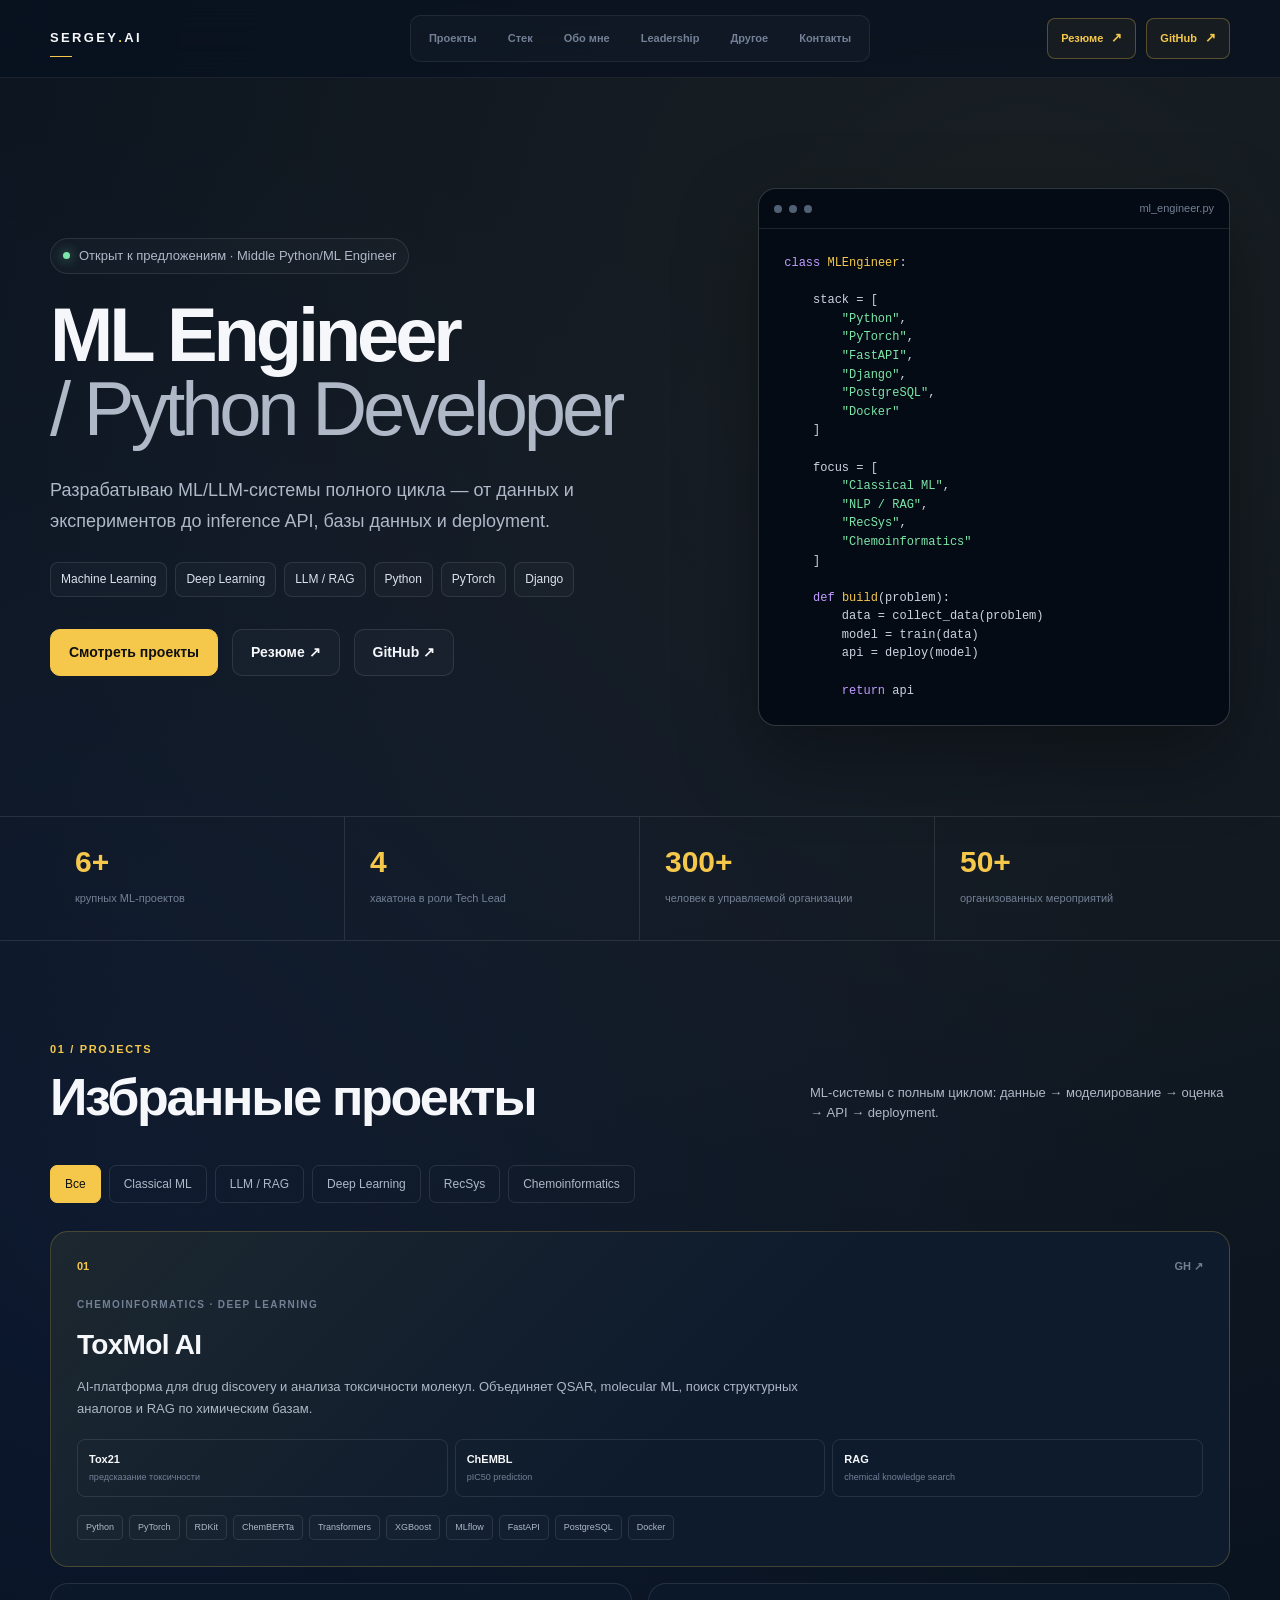
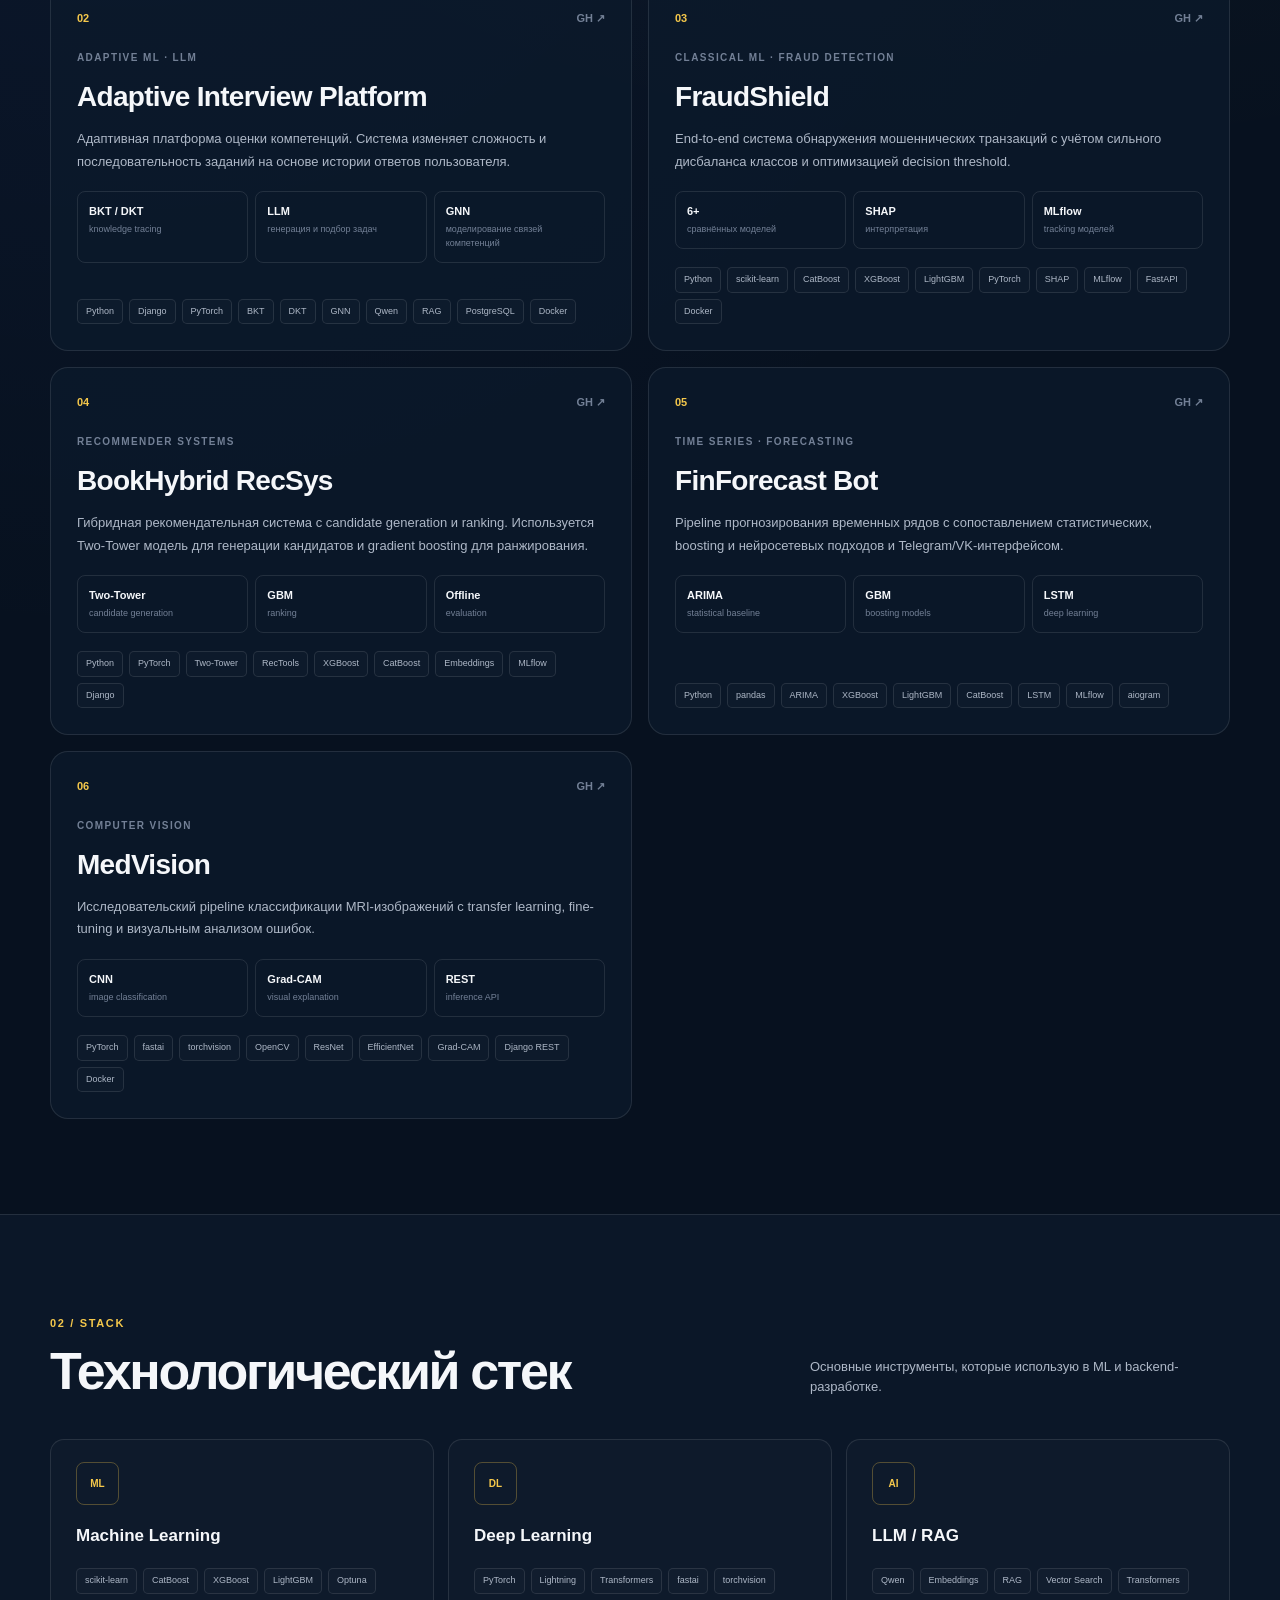
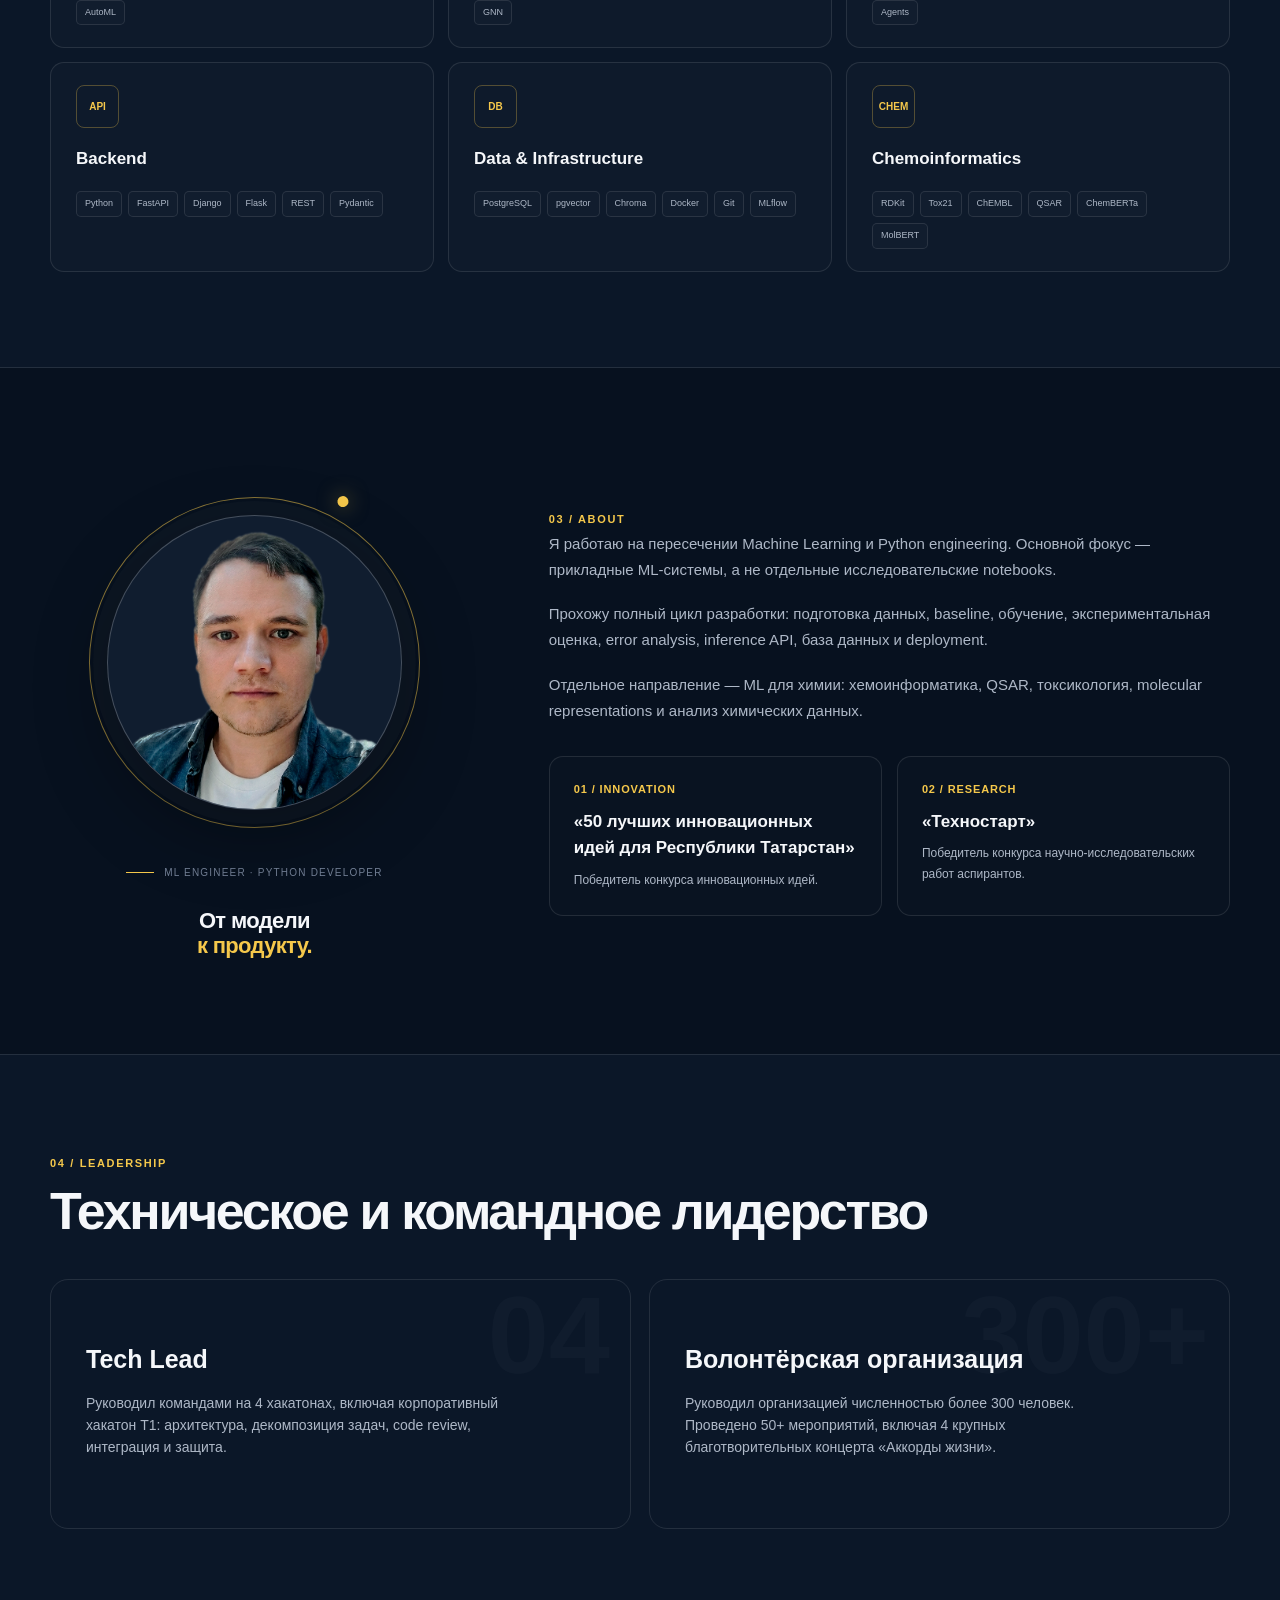
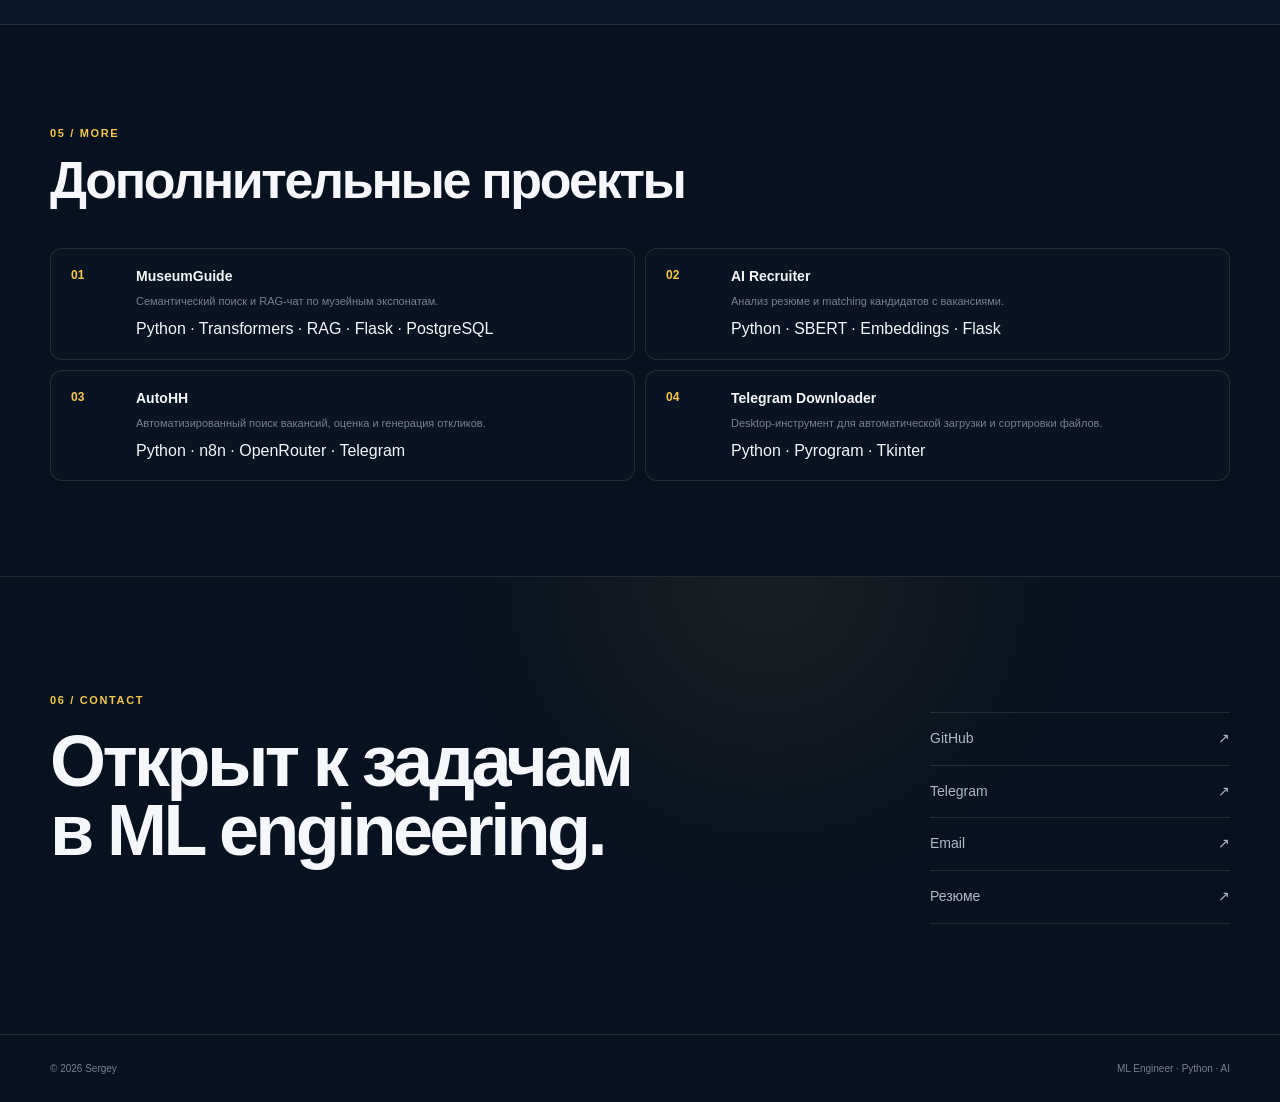
<file: Index.html>
<!DOCTYPE html>
<html lang="ru">
<head>
    <meta charset="UTF-8">
    <meta name="viewport" content="width=device-width, initial-scale=1.0">

    <title>Servgri — ML Engineer / Python Developer</title>
    <meta
        name="description"
        content="Портфолио ML Engineer / Python Developer. Machine Learning, LLM, RAG, рекомендательные системы, хемоинформатика."
    >

    <link rel="stylesheet" href="styles.css">

    <script>
        document.addEventListener("DOMContentLoaded", () => {
            const filterButtons = document.querySelectorAll(".filter-btn");
            const cards = document.querySelectorAll(".project-card");

            filterButtons.forEach(button => {
                button.addEventListener("click", () => {
                    filterButtons.forEach(btn => btn.classList.remove("active"));
                    button.classList.add("active");

                    const filter = button.dataset.filter;

                    cards.forEach(card => {
                        const categories = card.dataset.category.split(" ");

                        if (filter === "all" || categories.includes(filter)) {
                            card.style.display = "";
                        } else {
                            card.style.display = "none";
                        }
                    });
                });
            });
        });
    </script>
</head>

<body>

<header class="header">
    <div class="container nav">

        <a href="#top" class="logo">
            SERGEY<span>.</span>AI
        </a>

        <nav class="nav-links" id="main-nav">
            <a href="#projects">Проекты</a>
            <a href="#stack">Стек</a>
            <a href="#about">Обо мне</a>
            <a href="#leadership">Leadership</a>
            <a href="#more">Другое</a>
            <a href="#contact">Контакты</a>

        </nav>

        <div class="nav-actions">

            <a
                href="resume.html"
                class="nav-github"
            >
                <span>Резюме</span>
                <span class="arrow">↗</span>
            </a>

            <a
                href="https://github.com/servgri"
                target="_blank"
                rel="noopener"
                class="nav-github"
            >
                <span>GitHub</span>
                <span class="arrow">↗</span>
            </a>

            <button
                class="nav-menu"
                id="nav-menu"
                aria-label="Открыть меню"
                aria-expanded="false"
            >
                <span></span>
                <span></span>
                <span></span>
            </button>

        </div>

    </div>
</header>


<main>

    <!-- HERO -->

    <section class="hero" id="hero">
        <div class="container hero-grid">

            <div class="hero-content">

                <div class="status">
                    <span class="status-dot"></span>
                    Открыт к предложениям · Middle Python/ML Engineer
                </div>

                <h1>
                    ML Engineer
                    <span>/ Python Developer</span>
                </h1>

                <p class="hero-description">
                    Разрабатываю ML/LLM-системы полного цикла —
                    от данных и экспериментов до inference API,
                    базы данных и deployment.
                </p>

                <div class="hero-tags">
                    <span>Machine Learning</span>
                    <span>Deep Learning</span>
                    <span>LLM / RAG</span>
                    <span>Python</span>
                    <span>PyTorch</span>
		    <span>Django</span>
                </div>

                <div class="hero-actions">
                    <a href="#projects" class="btn btn-primary">
                        Смотреть проекты
                    </a>

                    <a
                        href="resume.html"
                        class="btn btn-secondary"
                    >
                        Резюме ↗
                    </a>

                    <a
                        href="https://github.com/servgri"
                        class="btn btn-secondary"
                        target="_blank"
                        rel="noopener"
                    >
                        GitHub ↗
                    </a>
                </div>

            </div>

            <div class="hero-terminal">

                <div class="terminal-header">
                    <span></span>
                    <span></span>
                    <span></span>
                    <div>ml_engineer.py</div>
                </div>

                <div class="terminal-body">

<pre><code><span class="code-purple">class</span> <span class="code-yellow">MLEngineer</span>:

    stack = [
        <span class="code-green">"Python"</span>,
        <span class="code-green">"PyTorch"</span>,
        <span class="code-green">"FastAPI"</span>,
        <span class="code-green">"Django"</span>,
        <span class="code-green">"PostgreSQL"</span>,
        <span class="code-green">"Docker"</span>
    ]

    focus = [
        <span class="code-green">"Classical ML"</span>,
        <span class="code-green">"NLP / RAG"</span>,
        <span class="code-green">"RecSys"</span>,
        <span class="code-green">"Chemoinformatics"</span>
    ]

    <span class="code-purple">def</span> <span class="code-yellow">build</span>(problem):
        data = collect_data(problem)
        model = train(data)
        api = deploy(model)

        <span class="code-purple">return</span> api</code></pre>

                </div>
            </div>

        </div>
    </section>


    <!-- STATS -->

    <section class="stats">
        <div class="container stats-grid">

            <div class="stat">
                <strong>6+</strong>
                <span>крупных ML-проектов</span>
            </div>

            <div class="stat">
                <strong>4</strong>
                <span>хакатона в роли Tech Lead</span>
            </div>

            <div class="stat">
                <strong>300+</strong>
                <span>человек в управляемой организации</span>
            </div>

            <div class="stat">
                <strong>50+</strong>
                <span>организованных мероприятий</span>
            </div>

        </div>
    </section>


    <!-- PROJECTS -->

    <section class="section" id="projects">

        <div class="container">

            <div class="section-heading">
                <div>
                    <span class="section-label">01 / PROJECTS</span>

                    <h2>
                        Избранные проекты
                    </h2>
                </div>

                <p>
                    ML-системы с полным циклом:
                    данные → моделирование → оценка → API → deployment.
                </p>
            </div>


            <div class="filters">

                <button class="filter-btn active" data-filter="all">
                    Все
                </button>

                <button class="filter-btn" data-filter="ml">
                    Classical ML
                </button>

                <button class="filter-btn" data-filter="llm">
                    LLM / RAG
                </button>

                <button class="filter-btn" data-filter="dl">
                    Deep Learning
                </button>

                <button class="filter-btn" data-filter="rec">
                    RecSys
                </button>

                <button class="filter-btn" data-filter="chem">
                    Chemoinformatics
                </button>

            </div>


            <div class="projects-grid">


                <!-- TOXMOL -->

                <article
                    class="project-card featured"
                    data-category="ml dl llm chem"
                >

                    <div class="project-top">
                        <span class="project-number">01</span>

                        <div class="project-links">
                            <a href="https://github.com/servgri/toxmol" target="_blank" rel="noopener" aria-label="GitHub">GH ↗</a>
                        </div>
                    </div>

                    <div class="project-category">
                        CHEMOINFORMATICS · DEEP LEARNING
                    </div>

                    <h3>ToxMol AI</h3>

                    <p>
                        AI-платформа для drug discovery и анализа
                        токсичности молекул. Объединяет QSAR,
                        molecular ML, поиск структурных аналогов
                        и RAG по химическим базам.
                    </p>

                    <div class="project-highlights">
                        <div>
                            <strong>Tox21</strong>
                            <span>предсказание токсичности</span>
                        </div>

                        <div>
                            <strong>ChEMBL</strong>
                            <span>pIC50 prediction</span>
                        </div>

                        <div>
                            <strong>RAG</strong>
                            <span>chemical knowledge search</span>
                        </div>
                    </div>

                    <div class="tech-stack">
                        <span>Python</span>
                        <span>PyTorch</span>
                        <span>RDKit</span>
                        <span>ChemBERTa</span>
                        <span>Transformers</span>
                        <span>XGBoost</span>
                        <span>MLflow</span>
                        <span>FastAPI</span>
                        <span>PostgreSQL</span>
                        <span>Docker</span>
                    </div>

                </article>


                <!-- INTERVIEW -->

                <article
                    class="project-card"
                    data-category="ml dl llm"
                >

                    <div class="project-top">
                        <span class="project-number">02</span>

                        <div class="project-links">
                            <a href="https://github.com/servgri/adaptive_interview" target="_blank" rel="noopener">GH ↗</a>
                        </div>
                    </div>

                    <div class="project-category">
                        ADAPTIVE ML · LLM
                    </div>

                    <h3>Adaptive Interview Platform</h3>

                    <p>
                        Адаптивная платформа оценки компетенций.
                        Система изменяет сложность и последовательность
                        заданий на основе истории ответов пользователя.
                    </p>

                    <div class="project-highlights">

                        <div>
                            <strong>BKT / DKT</strong>
                            <span>knowledge tracing</span>
                        </div>

                        <div>
                            <strong>LLM</strong>
                            <span>генерация и подбор задач</span>
                        </div>

                        <div>
                            <strong>GNN</strong>
                            <span>моделирование связей компетенций</span>
                        </div>

                    </div>

                    <div class="tech-stack">
                        <span>Python</span>
                        <span>Django</span>
                        <span>PyTorch</span>
                        <span>BKT</span>
                        <span>DKT</span>
                        <span>GNN</span>
                        <span>Qwen</span>
                        <span>RAG</span>
                        <span>PostgreSQL</span>
                        <span>Docker</span>
                    </div>

                </article>


                <!-- FRAUD -->

                <article
                    class="project-card"
                    data-category="ml dl"
                >

                    <div class="project-top">
                        <span class="project-number">03</span>

                        <div class="project-links">
                            <a href="https://github.com/servgri/FraudShield" target="_blank" rel="noopener">GH ↗</a>
                        </div>
                    </div>

                    <div class="project-category">
                        CLASSICAL ML · FRAUD DETECTION
                    </div>

                    <h3>FraudShield</h3>

                    <p>
                        End-to-end система обнаружения мошеннических
                        транзакций с учётом сильного дисбаланса классов
                        и оптимизацией decision threshold.
                    </p>

                    <div class="project-highlights">

                        <div>
                            <strong>6+</strong>
                            <span>сравнённых моделей</span>
                        </div>

                        <div>
                            <strong>SHAP</strong>
                            <span>интерпретация</span>
                        </div>

                        <div>
                            <strong>MLflow</strong>
                            <span>tracking моделей</span>
                        </div>

                    </div>

                    <div class="tech-stack">
                        <span>Python</span>
                        <span>scikit-learn</span>
                        <span>CatBoost</span>
                        <span>XGBoost</span>
                        <span>LightGBM</span>
                        <span>PyTorch</span>
                        <span>SHAP</span>
                        <span>MLflow</span>
                        <span>FastAPI</span>
                        <span>Docker</span>
                    </div>

                </article>


                <!-- RECSYS -->

                <article
                    class="project-card"
                    data-category="rec ml dl"
                >

                    <div class="project-top">
                        <span class="project-number">04</span>

                        <div class="project-links">
                            <a href="https://github.com/servgri/book_rec_sys" target="_blank" rel="noopener">GH ↗</a>
                        </div>
                    </div>

                    <div class="project-category">
                        RECOMMENDER SYSTEMS
                    </div>

                    <h3>BookHybrid RecSys</h3>

                    <p>
                        Гибридная рекомендательная система с
                        candidate generation и ranking. Используется
                        Two-Tower модель для генерации кандидатов
                        и gradient boosting для ранжирования.
                    </p>

                    <div class="project-highlights">

                        <div>
                            <strong>Two-Tower</strong>
                            <span>candidate generation</span>
                        </div>

                        <div>
                            <strong>GBM</strong>
                            <span>ranking</span>
                        </div>

                        <div>
                            <strong>Offline</strong>
                            <span>evaluation</span>
                        </div>

                    </div>

                    <div class="tech-stack">
                        <span>Python</span>
                        <span>PyTorch</span>
                        <span>Two-Tower</span>
                        <span>RecTools</span>
                        <span>XGBoost</span>
                        <span>CatBoost</span>
                        <span>Embeddings</span>
                        <span>MLflow</span>
                        <span>Django</span>
                    </div>

                </article>


                <!-- FORECAST -->

                <article
                    class="project-card"
                    data-category="ml dl"
                >

                    <div class="project-top">
                        <span class="project-number">05</span>

                        <div class="project-links">
                            <a href="https://github.com/servgri/forecast_bot" target="_blank" rel="noopener">GH ↗</a>
                        </div>
                    </div>

                    <div class="project-category">
                        TIME SERIES · FORECASTING
                    </div>

                    <h3>FinForecast Bot</h3>

                    <p>
                        Pipeline прогнозирования временных рядов
                        с сопоставлением статистических, boosting
                        и нейросетевых подходов и Telegram/VK-интерфейсом.
                    </p>

                    <div class="project-highlights">

                        <div>
                            <strong>ARIMA</strong>
                            <span>statistical baseline</span>
                        </div>

                        <div>
                            <strong>GBM</strong>
                            <span>boosting models</span>
                        </div>

                        <div>
                            <strong>LSTM</strong>
                            <span>deep learning</span>
                        </div>

                    </div>

                    <div class="tech-stack">
                        <span>Python</span>
                        <span>pandas</span>
                        <span>ARIMA</span>
                        <span>XGBoost</span>
                        <span>LightGBM</span>
                        <span>CatBoost</span>
                        <span>LSTM</span>
                        <span>MLflow</span>
                        <span>aiogram</span>
                    </div>

                </article>


                <!-- MEDVISION -->

                <article
                    class="project-card"
                    data-category="dl"
                >

                    <div class="project-top">
                        <span class="project-number">06</span>

                        <div class="project-links">
                            <a href="https://github.com/servgri/medcv" target="_blank" rel="noopener">GH ↗</a>
                        </div>
                    </div>

                    <div class="project-category">
                        COMPUTER VISION
                    </div>

                    <h3>MedVision</h3>

                    <p>
                        Исследовательский pipeline классификации
                        MRI-изображений с transfer learning,
                        fine-tuning и визуальным анализом ошибок.
                    </p>

                    <div class="project-highlights">

                        <div>
                            <strong>CNN</strong>
                            <span>image classification</span>
                        </div>

                        <div>
                            <strong>Grad-CAM</strong>
                            <span>visual explanation</span>
                        </div>

                        <div>
                            <strong>REST</strong>
                            <span>inference API</span>
                        </div>

                    </div>

                    <div class="tech-stack">
                        <span>PyTorch</span>
                        <span>fastai</span>
                        <span>torchvision</span>
                        <span>OpenCV</span>
                        <span>ResNet</span>
                        <span>EfficientNet</span>
                        <span>Grad-CAM</span>
                        <span>Django REST</span>
                        <span>Docker</span>
                    </div>

                </article>

            </div>

        </div>

    </section>


    <!-- STACK -->

    <section class="section section-dark" id="stack">

        <div class="container">

            <div class="section-heading">
                <div>
                    <span class="section-label">02 / STACK</span>
                    <h2>Технологический стек</h2>
                </div>

                <p>
                    Основные инструменты, которые использую
                    в ML и backend-разработке.
                </p>
            </div>


            <div class="stack-grid">

                <div class="stack-card">
                    <div class="stack-icon">ML</div>

                    <h3>Machine Learning</h3>

                    <div class="tech-stack">
                        <span>scikit-learn</span>
                        <span>CatBoost</span>
                        <span>XGBoost</span>
                        <span>LightGBM</span>
                        <span>Optuna</span>
                        <span>AutoML</span>
                    </div>
                </div>


                <div class="stack-card">
                    <div class="stack-icon">DL</div>

                    <h3>Deep Learning</h3>

                    <div class="tech-stack">
                        <span>PyTorch</span>
                        <span>Lightning</span>
                        <span>Transformers</span>
                        <span>fastai</span>
                        <span>torchvision</span>
                        <span>GNN</span>
                    </div>
                </div>


                <div class="stack-card">
                    <div class="stack-icon">AI</div>

                    <h3>LLM / RAG</h3>

                    <div class="tech-stack">
                        <span>Qwen</span>
                        <span>Embeddings</span>
                        <span>RAG</span>
                        <span>Vector Search</span>
                        <span>Transformers</span>
                        <span>Agents</span>
                    </div>
                </div>


                <div class="stack-card">
                    <div class="stack-icon">API</div>

                    <h3>Backend</h3>

                    <div class="tech-stack">
                        <span>Python</span>
                        <span>FastAPI</span>
                        <span>Django</span>
                        <span>Flask</span>
                        <span>REST</span>
                        <span>Pydantic</span>
                    </div>
                </div>


                <div class="stack-card">
                    <div class="stack-icon">DB</div>

                    <h3>Data & Infrastructure</h3>

                    <div class="tech-stack">
                        <span>PostgreSQL</span>
                        <span>pgvector</span>
                        <span>Chroma</span>
                        <span>Docker</span>
                        <span>Git</span>
                        <span>MLflow</span>
                    </div>
                </div>


                <div class="stack-card">
                    <div class="stack-icon">CHEM</div>

                    <h3>Chemoinformatics</h3>

                    <div class="tech-stack">
                        <span>RDKit</span>
                        <span>Tox21</span>
                        <span>ChEMBL</span>
                        <span>QSAR</span>
                        <span>ChemBERTa</span>
                        <span>MolBERT</span>
                    </div>
                </div>

            </div>

        </div>

    </section>


    <!-- ABOUT --> <section class="section" id="about">
    <div class="container about-grid">
        <!-- PHOTO --> <div class="about-photo-column">
    <div class="photo-frame">
        <div class="photo-accent"></div>

        <div class="photo-circle">
            <img src="assets/avatar.png" alt="Сергей">
        </div>
    </div>

    <div class="photo-caption">
        <span class="caption-line"></span>
        <span>ML Engineer · Python Developer</span>
    </div>

    <div class="photo-slogan">
        От модели<br>
        <span>к продукту.</span>
    </div>
</div>
    <!-- TEXT -->
    <div class="about-text"> <span class="section-label">03 / ABOUT</span> <p> Я работаю на пересечении Machine Learning и Python engineering. Основной фокус — прикладные ML-системы, а не отдельные исследовательские notebooks. </p> <p> Прохожу полный цикл разработки: подготовка данных, baseline, обучение, экспериментальная оценка, error analysis, inference API, база данных и deployment. </p> <p> Отдельное направление — ML для химии: хемоинформатика, QSAR, токсикология, molecular representations и анализ химических данных. </p> <div class="achievements">

    <article class="achievement-card">
        <div class="achievement-num">01 / INNOVATION</div>

        <h3>
            «50 лучших инновационных идей
            для Республики Татарстан»
        </h3>

        <p>
            Победитель конкурса инновационных идей.
        </p>
    </article>

    <article class="achievement-card">
        <div class="achievement-num">02 / RESEARCH</div>

        <h3>«Техностарт»</h3>

        <p>
            Победитель конкурса научно-исследовательских
            работ аспирантов.
        </p>
    </article>

</div>
</section>

    <!-- LEADERSHIP -->

    <section class="section section-dark" id="leadership">

        <div class="container">

            <div class="section-heading">

                <div>
                    <span class="section-label">04 / LEADERSHIP</span>
                    <h2>Техническое и командное лидерство</h2>
                </div>

            </div>


            <div class="leadership-grid">

                <div class="leadership-card">

                    <span class="large-number">04</span>

                    <h3>Tech Lead</h3>

                    <p>
                        Руководил командами на 4 хакатонах,
                        включая корпоративный хакатон Т1:
                        архитектура, декомпозиция задач,
                        code review, интеграция и защита.
                    </p>

                </div>


                <div class="leadership-card">

                    <span class="large-number">300+</span>

                    <h3>Волонтёрская организация</h3>

                    <p>
                        Руководил организацией численностью
                        более 300 человек. Проведено 50+ мероприятий,
                        включая 4 крупных благотворительных концерта
                        «Аккорды жизни».
                    </p>

                </div>

            </div>

        </div>

    </section>


    <!-- ADDITIONAL -->

    <section class="section" id="more">

        <div class="container">

            <div class="section-heading">

                <div>
                    <span class="section-label">05 / MORE</span>
                    <h2>Дополнительные проекты</h2>
                </div>

            </div>


            <div class="additional-grid">

                <a
                    class="additional-card"
                    href="https://github.com/servgri/museum_guide"
                    target="_blank"
                    rel="noopener"
                >
                    <div class="additional-number">01</div>
                    <div>
                        <h3>MuseumGuide</h3>
                        <p>
                            Семантический поиск и RAG-чат
                            по музейным экспонатам.
                        </p>
                        <span>Python · Transformers · RAG · Flask · PostgreSQL</span>
                    </div>
                </a>


                <a
                    class="additional-card"
                    href="https://github.com/servgri/ai_recruter"
                    target="_blank"
                    rel="noopener"
                >
                    <div class="additional-number">02</div>
                    <div>
                        <h3>AI Recruiter</h3>
                        <p>
                            Анализ резюме и matching
                            кандидатов с вакансиями.
                        </p>
                        <span>Python · SBERT · Embeddings · Flask</span>
                    </div>
                </a>


                <a
                    class="additional-card"
                    href="https://github.com/servgri/autohh"
                    target="_blank"
                    rel="noopener"
                >
                    <div class="additional-number">03</div>
                    <div>
                        <h3>AutoHH</h3>
                        <p>
                            Автоматизированный поиск вакансий,
                            оценка и генерация откликов.
                        </p>
                        <span>Python · n8n · OpenRouter · Telegram</span>
                    </div>
                </a>


                <a
                    class="additional-card"
                    href="https://github.com/servgri/telebot_downloader"
                    target="_blank"
                    rel="noopener"
                >
                    <div class="additional-number">04</div>
                    <div>
                        <h3>Telegram Downloader</h3>
                        <p>
                            Desktop-инструмент для автоматической
                            загрузки и сортировки файлов.
                        </p>
                        <span>Python · Pyrogram · Tkinter</span>
                    </div>
                </a>

            </div>

        </div>

    </section>


    <!-- CONTACT -->

    <section class="contact" id="contact">

        <div class="container contact-inner">

            <div>
                <span class="section-label">06 / CONTACT</span>

                <h2>
                    Открыт к задачам<br>
                    в ML engineering.
                </h2>
            </div>

            <div class="contact-links">

                <a href="https://github.com/servgri" target="_blank" rel="noopener">
                    GitHub
                    <span>↗</span>
                </a>

                <a href="https://t.me/servgri" target="_blank" rel="noopener">
                    Telegram
                    <span>↗</span>
                </a>

                <a href="mailto:svg95@list.ru">
                    Email
                    <span>↗</span>
                </a>

                <a href="resume.html">
                    Резюме
                    <span>↗</span>
                </a>

            </div>

        </div>

    </section>

</main>


<footer class="footer">

    <div class="container footer-inner">

        <span>© 2026 Sergey</span>

        <span>
            ML Engineer · Python · AI
        </span>

    </div>

</footer>
<script>
    const header = document.querySelector(".header");
    const navMenu = document.getElementById("nav-menu");
    const navLinks = document.getElementById("main-nav");

    /* Меню на мобильном */
    navMenu?.addEventListener("click", () => {
        const opened = navLinks.classList.toggle("open");

        navMenu.classList.toggle("active", opened);

        navMenu.setAttribute(
            "aria-expanded",
            opened ? "true" : "false"
        );
    });

    /* Закрытие мобильного меню после перехода */
    navLinks?.querySelectorAll("a").forEach(link => {
        link.addEventListener("click", () => {
            navLinks.classList.remove("open");
            navMenu.classList.remove("active");

            navMenu.setAttribute(
                "aria-expanded",
                "false"
            );
        });
    });

    /* Эффект при прокрутке */
    window.addEventListener("scroll", () => {
        header.classList.toggle(
            "scrolled",
            window.scrollY > 20
        );
    });

    /* Подсветка текущего раздела */
    const sections = document.querySelectorAll(
        "section[id]"
    );

    const menuItems = document.querySelectorAll(
        ".nav-links a"
    );

    const observer = new IntersectionObserver(
        entries => {
            entries.forEach(entry => {

                if (!entry.isIntersecting) {
                    return;
                }

                menuItems.forEach(link => {
                    link.classList.remove("active");

                    if (
                        link.getAttribute("href") ===
                        "#" + entry.target.id
                    ) {
                        link.classList.add("active");
                    }
                });

            });
        },
        {
            rootMargin: "-35% 0px -55% 0px"
        }
    );

    sections.forEach(section => {
        observer.observe(section);
    });
</script>
</body>
</html>
</file>
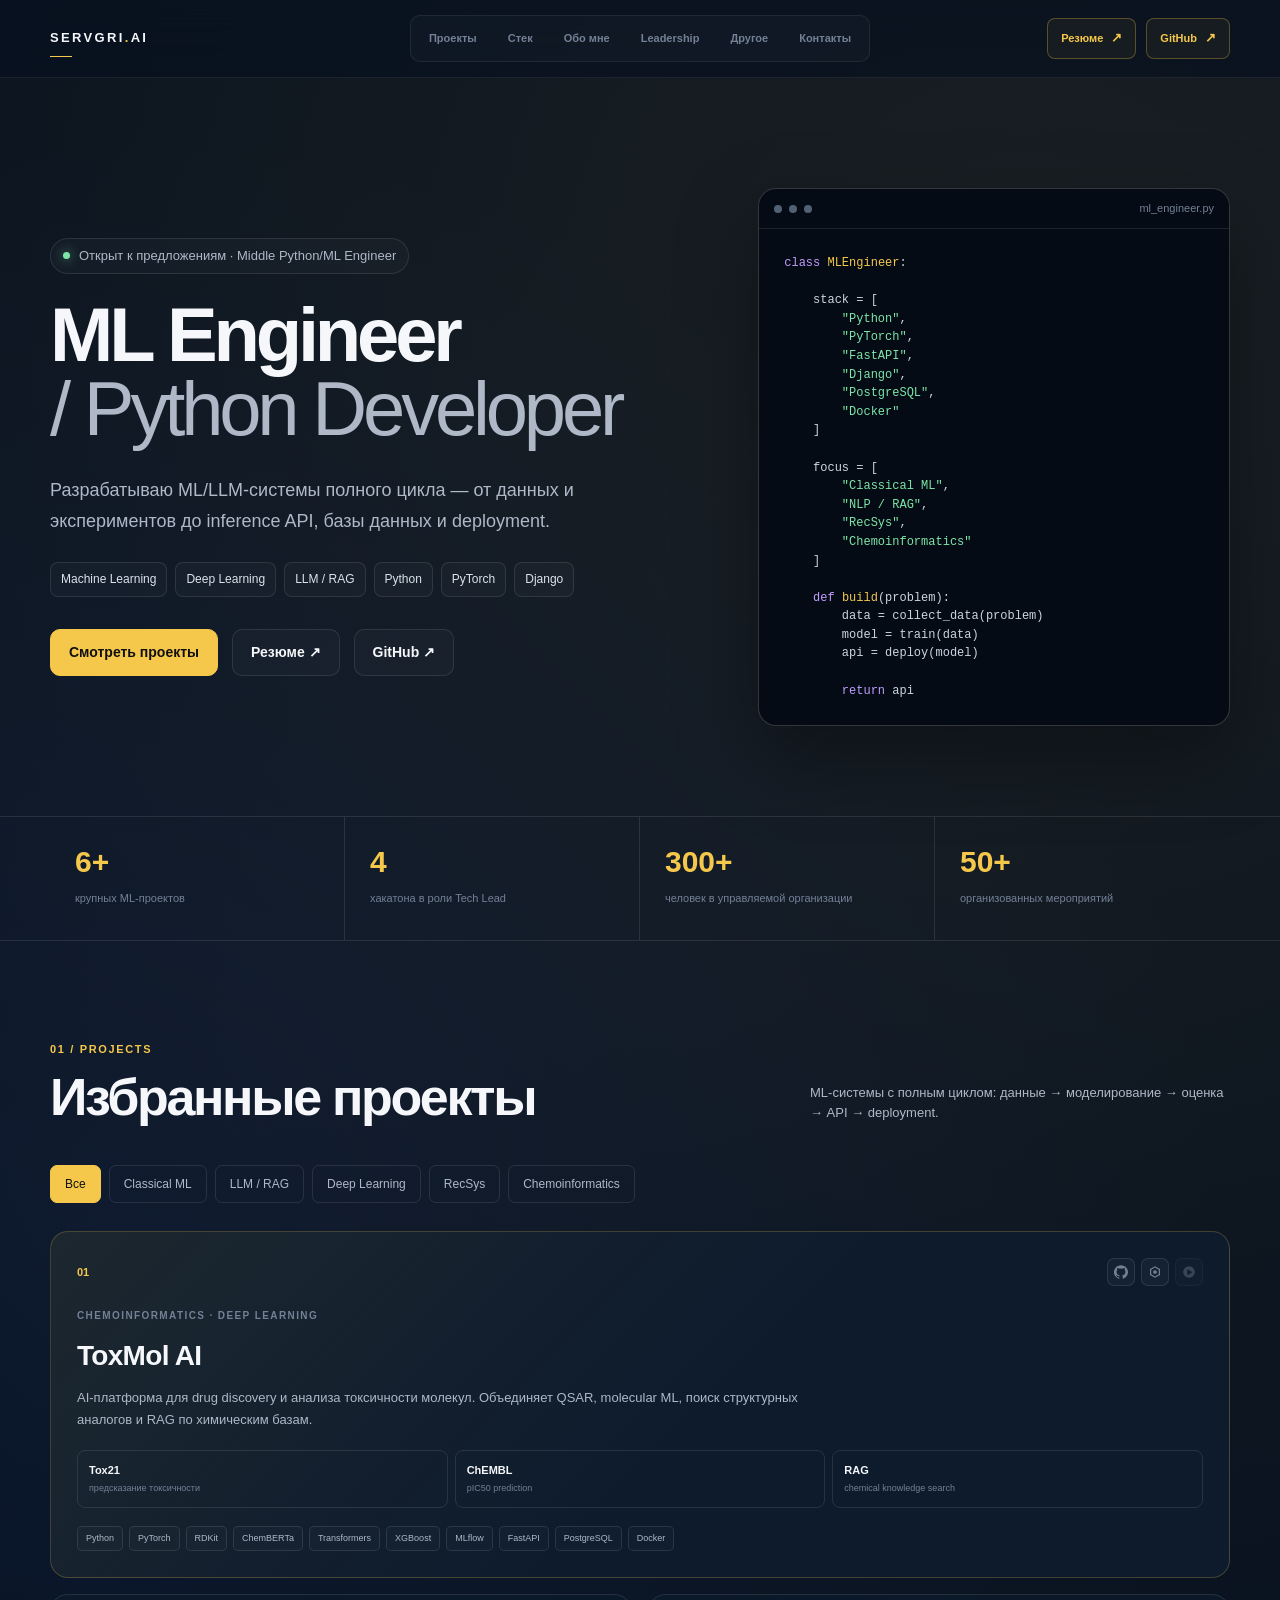
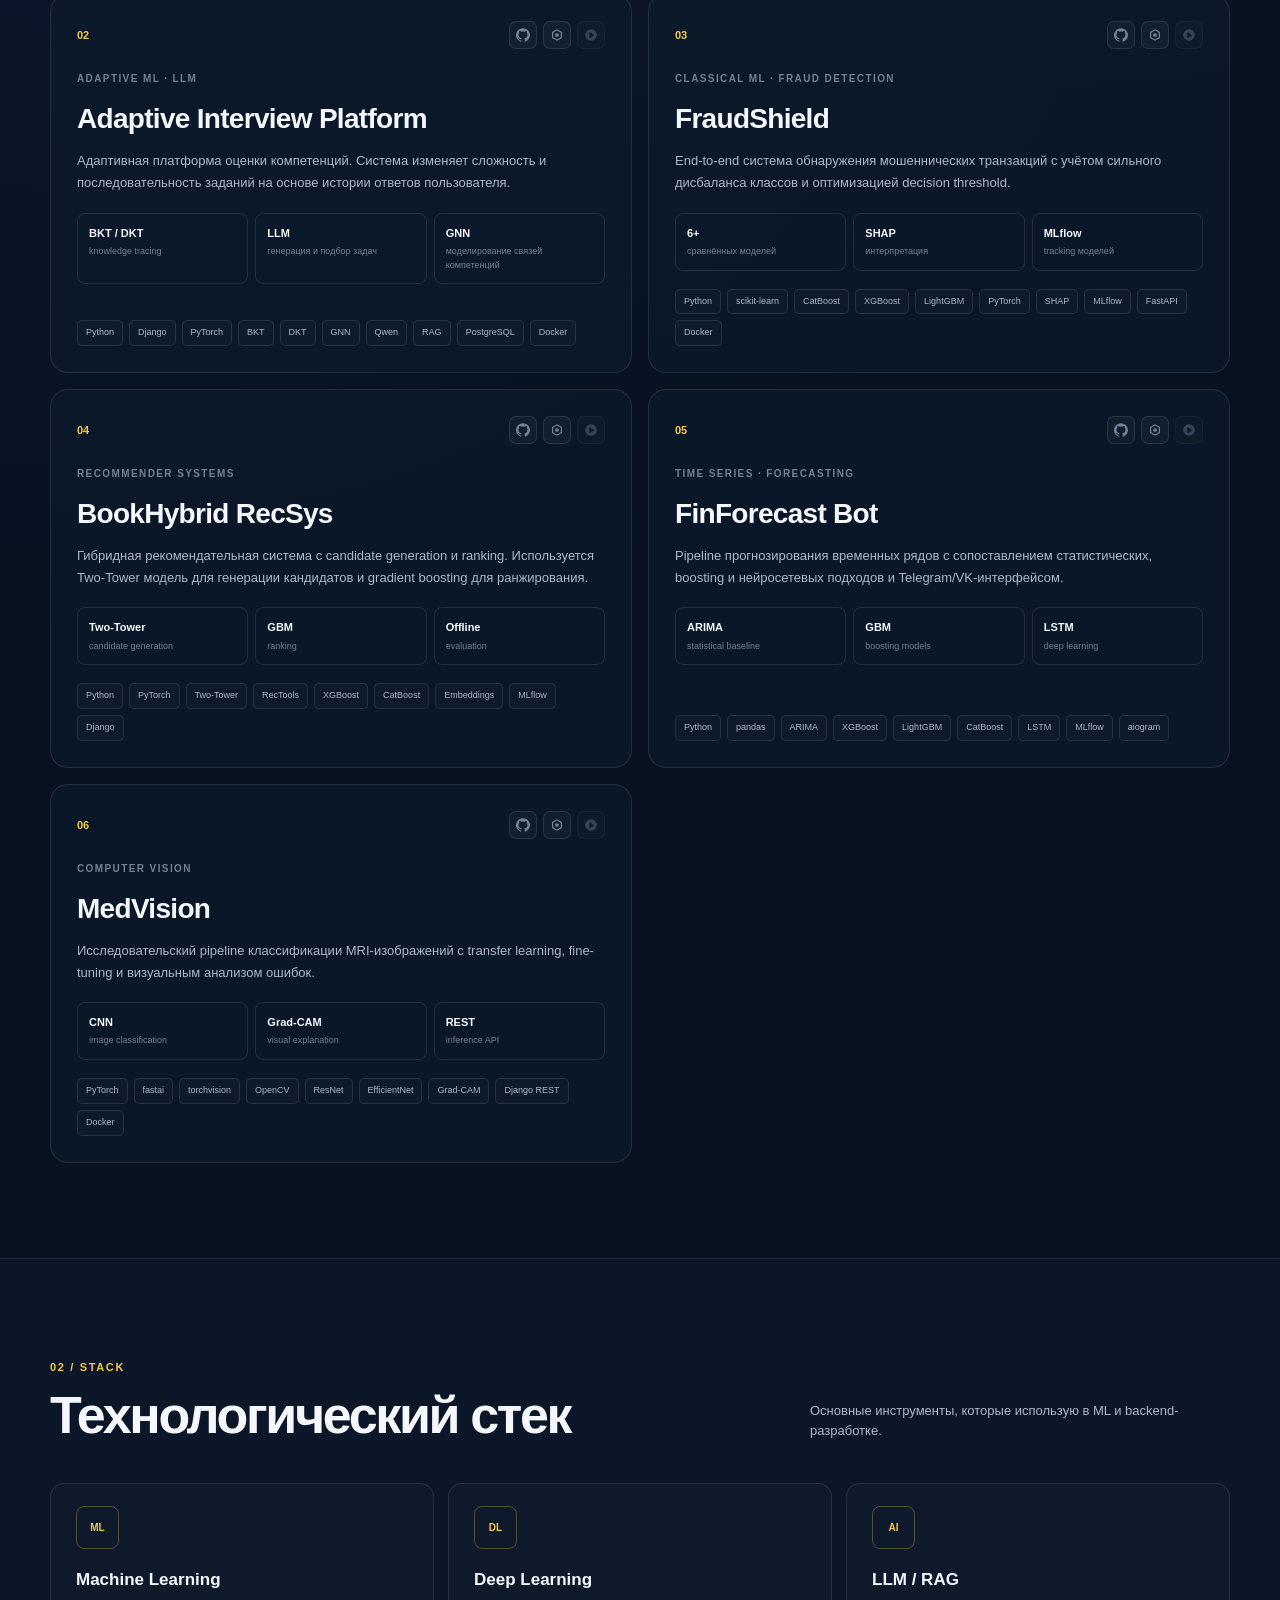
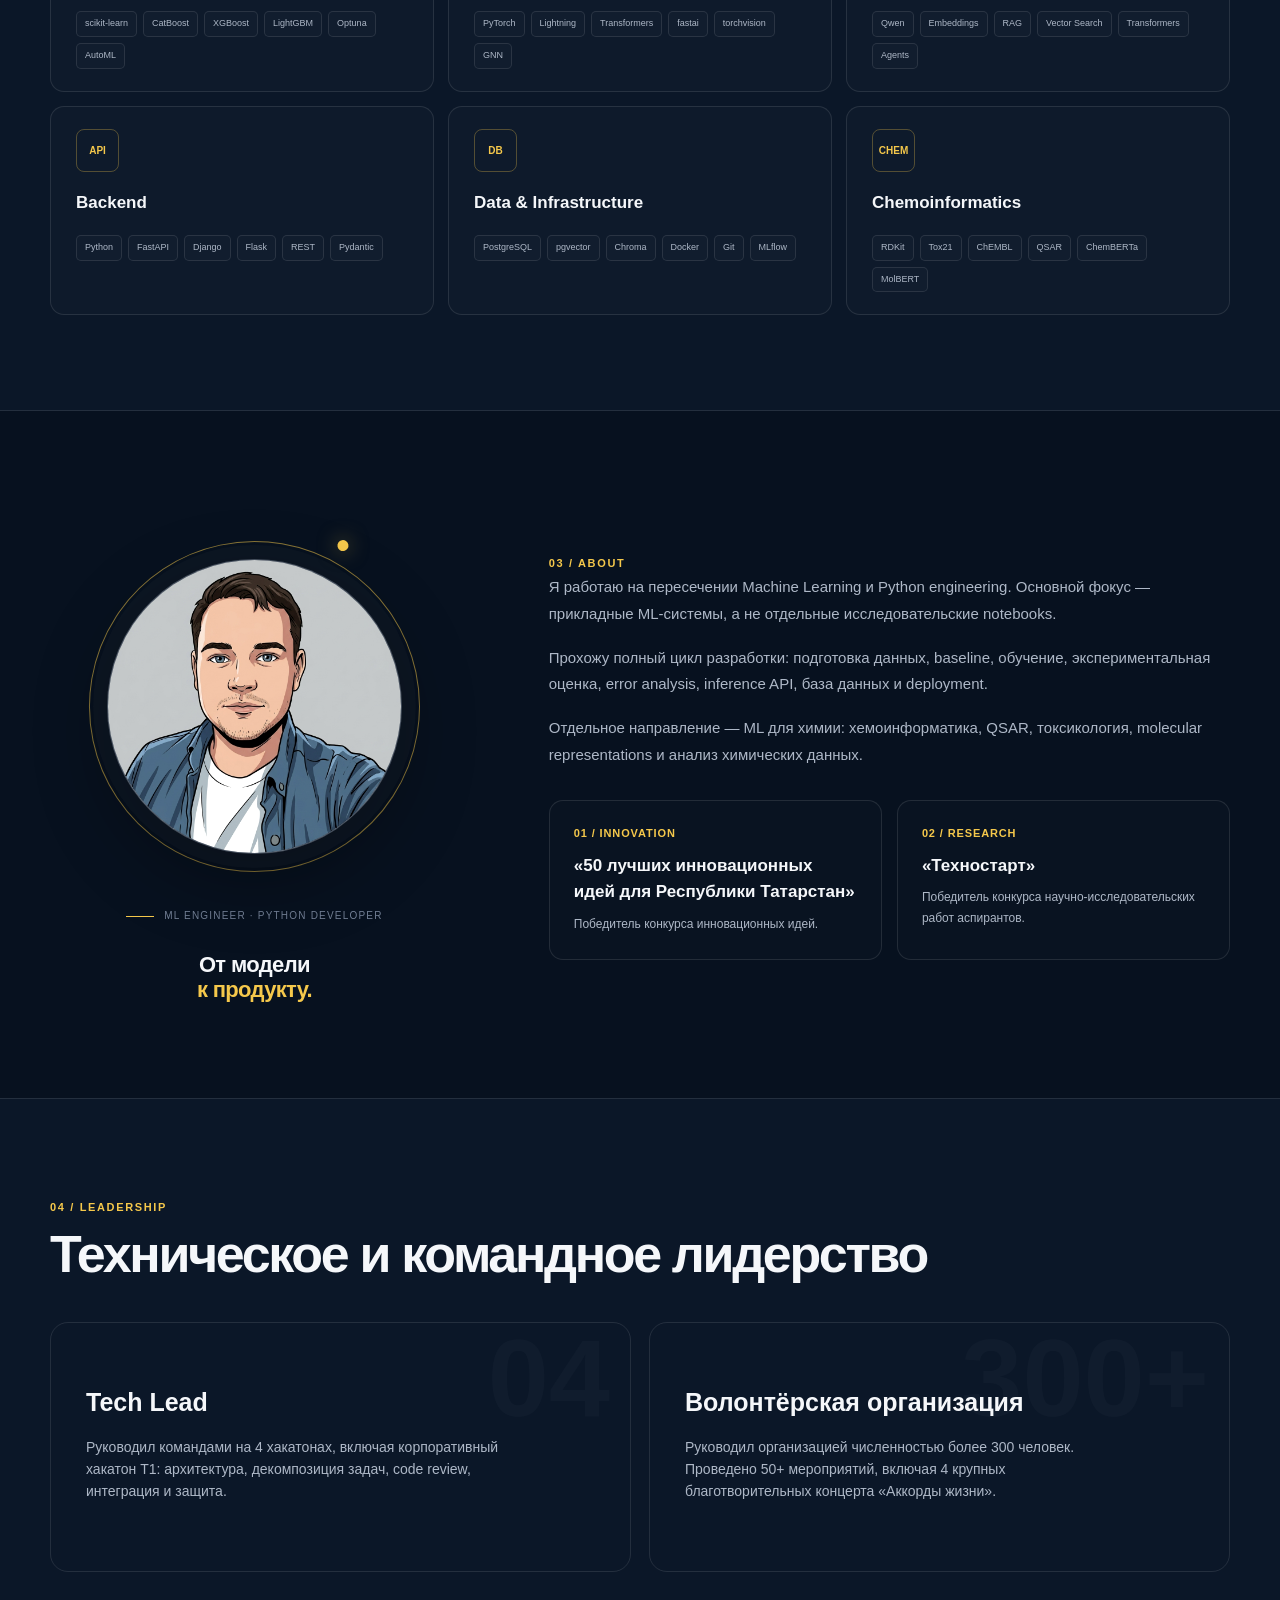
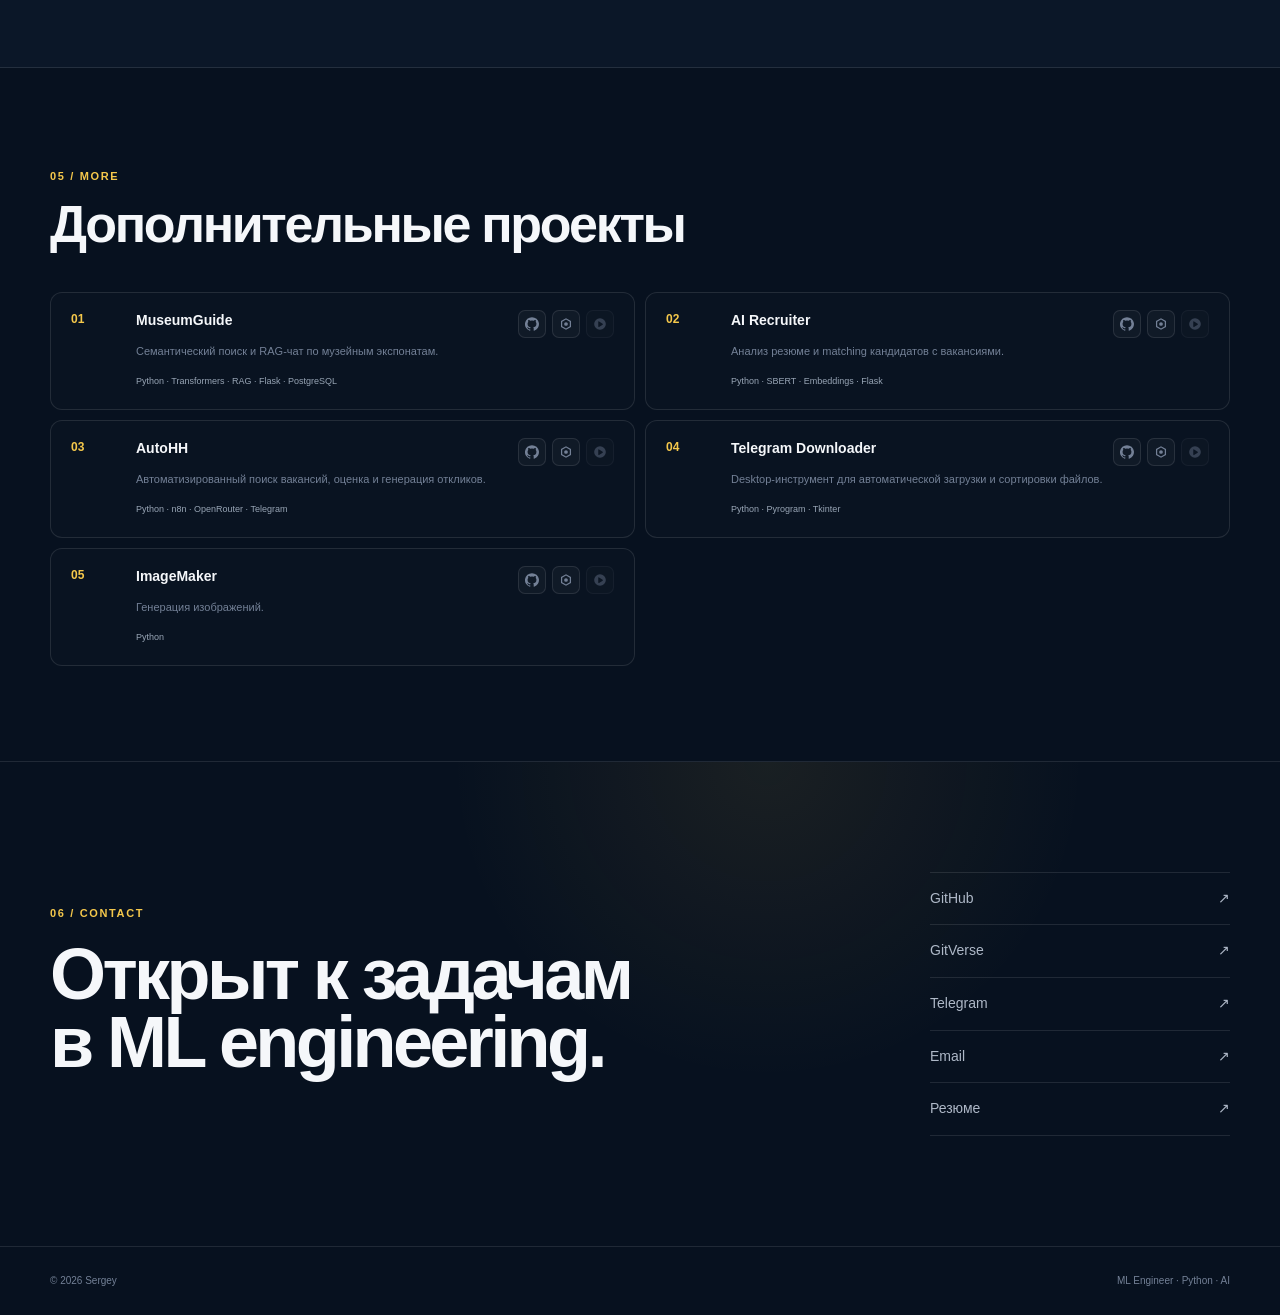
<file: index.html>
<!DOCTYPE html>
<html lang="ru">
<head>
    <meta charset="UTF-8">
    <meta name="viewport" content="width=device-width, initial-scale=1.0">

    <title>Servgri — ML Engineer / Python Developer</title>
    <meta
        name="description"
        content="Портфолио ML Engineer / Python Developer. Machine Learning, LLM, RAG, рекомендательные системы, хемоинформатика."
    >

    <link rel="stylesheet" href="styles.css">

    <script>
        document.addEventListener("DOMContentLoaded", () => {
            const filterButtons = document.querySelectorAll(".filter-btn");
            const cards = document.querySelectorAll(".project-card");

            filterButtons.forEach(button => {
                button.addEventListener("click", () => {
                    filterButtons.forEach(btn => btn.classList.remove("active"));
                    button.classList.add("active");

                    const filter = button.dataset.filter;

                    cards.forEach(card => {
                        const categories = card.dataset.category.split(" ");

                        if (filter === "all" || categories.includes(filter)) {
                            card.style.display = "";
                        } else {
                            card.style.display = "none";
                        }
                    });
                });
            });

            document.querySelectorAll(".project-icon.is-stub").forEach(link => {
                link.addEventListener("click", event => {
                    event.preventDefault();
                });
            });
        });
    </script>
</head>

<body>

<header class="header">
    <div class="container nav">

        <a href="#top" class="logo">
            SERVGRI<span>.</span>AI
        </a>

        <nav class="nav-links" id="main-nav">
            <a href="#projects">Проекты</a>
            <a href="#stack">Стек</a>
            <a href="#about">Обо мне</a>
            <a href="#leadership">Leadership</a>
            <a href="#more">Другое</a>
            <a href="#contact">Контакты</a>

        </nav>

        <div class="nav-actions">

            <a
                href="resume.html"
                class="nav-github"
            >
                <span>Резюме</span>
                <span class="arrow">↗</span>
            </a>

            <a
                href="https://github.com/servgri"
                target="_blank"
                rel="noopener"
                class="nav-github"
            >
                <span>GitHub</span>
                <span class="arrow">↗</span>
            </a>

            <button
                class="nav-menu"
                id="nav-menu"
                aria-label="Открыть меню"
                aria-expanded="false"
            >
                <span></span>
                <span></span>
                <span></span>
            </button>

        </div>

    </div>
</header>


<main>

    <!-- HERO -->

    <section class="hero" id="hero">
        <div class="container hero-grid">

            <div class="hero-content">

                <div class="status">
                    <span class="status-dot"></span>
                    Открыт к предложениям · Middle Python/ML Engineer
                </div>

                <h1>
                    ML Engineer
                    <span>/ Python Developer</span>
                </h1>

                <p class="hero-description">
                    Разрабатываю ML/LLM-системы полного цикла —
                    от данных и экспериментов до inference API,
                    базы данных и deployment.
                </p>

                <div class="hero-tags">
                    <span>Machine Learning</span>
                    <span>Deep Learning</span>
                    <span>LLM / RAG</span>
                    <span>Python</span>
                    <span>PyTorch</span>
		    <span>Django</span>
                </div>

                <div class="hero-actions">
                    <a href="#projects" class="btn btn-primary">
                        Смотреть проекты
                    </a>

                    <a
                        href="resume.html"
                        class="btn btn-secondary"
                    >
                        Резюме ↗
                    </a>

                    <a
                        href="https://github.com/servgri"
                        class="btn btn-secondary"
                        target="_blank"
                        rel="noopener"
                    >
                        GitHub ↗
                    </a>
                </div>

            </div>

            <div class="hero-terminal">

                <div class="terminal-header">
                    <span></span>
                    <span></span>
                    <span></span>
                    <div>ml_engineer.py</div>
                </div>

                <div class="terminal-body">

<pre><code><span class="code-purple">class</span> <span class="code-yellow">MLEngineer</span>:

    stack = [
        <span class="code-green">"Python"</span>,
        <span class="code-green">"PyTorch"</span>,
        <span class="code-green">"FastAPI"</span>,
        <span class="code-green">"Django"</span>,
        <span class="code-green">"PostgreSQL"</span>,
        <span class="code-green">"Docker"</span>
    ]

    focus = [
        <span class="code-green">"Classical ML"</span>,
        <span class="code-green">"NLP / RAG"</span>,
        <span class="code-green">"RecSys"</span>,
        <span class="code-green">"Chemoinformatics"</span>
    ]

    <span class="code-purple">def</span> <span class="code-yellow">build</span>(problem):
        data = collect_data(problem)
        model = train(data)
        api = deploy(model)

        <span class="code-purple">return</span> api</code></pre>

                </div>
            </div>

        </div>
    </section>


    <!-- STATS -->

    <section class="stats">
        <div class="container stats-grid">

            <div class="stat">
                <strong>6+</strong>
                <span>крупных ML-проектов</span>
            </div>

            <div class="stat">
                <strong>4</strong>
                <span>хакатона в роли Tech Lead</span>
            </div>

            <div class="stat">
                <strong>300+</strong>
                <span>человек в управляемой организации</span>
            </div>

            <div class="stat">
                <strong>50+</strong>
                <span>организованных мероприятий</span>
            </div>

        </div>
    </section>


    <!-- PROJECTS -->

    <section class="section" id="projects">

        <div class="container">

            <div class="section-heading">
                <div>
                    <span class="section-label">01 / PROJECTS</span>

                    <h2>
                        Избранные проекты
                    </h2>
                </div>

                <p>
                    ML-системы с полным циклом:
                    данные → моделирование → оценка → API → deployment.
                </p>
            </div>


            <div class="filters">

                <button class="filter-btn active" data-filter="all">
                    Все
                </button>

                <button class="filter-btn" data-filter="ml">
                    Classical ML
                </button>

                <button class="filter-btn" data-filter="llm">
                    LLM / RAG
                </button>

                <button class="filter-btn" data-filter="dl">
                    Deep Learning
                </button>

                <button class="filter-btn" data-filter="rec">
                    RecSys
                </button>

                <button class="filter-btn" data-filter="chem">
                    Chemoinformatics
                </button>

            </div>


            <div class="projects-grid">


                <!-- TOXMOL -->

                <article
                    class="project-card featured"
                    data-category="ml dl llm chem"
                >

                    <div class="project-top">
                        <span class="project-number">01</span>

                        <div class="project-links">
                            <a class="project-icon" href="https://github.com/servgri/toxmol" target="_blank" rel="noopener" aria-label="GitHub" title="GitHub">
                                <span class="icon icon-github"></span>
                            </a>
                            <a class="project-icon" href="https://gitverse.ru/servgri/toxmol_ai" target="_blank" rel="noopener" aria-label="GitVerse" title="GitVerse">
                                <span class="icon icon-gitverse"></span>
                            </a>
                            <a class="project-icon is-stub" href="#" aria-label="Демо скоро" title="Демо скоро">
                                <span class="icon icon-demo"></span>
                            </a>
                        </div>
                    </div>

                    <div class="project-category">
                        CHEMOINFORMATICS · DEEP LEARNING
                    </div>

                    <h3>ToxMol AI</h3>

                    <p>
                        AI-платформа для drug discovery и анализа
                        токсичности молекул. Объединяет QSAR,
                        molecular ML, поиск структурных аналогов
                        и RAG по химическим базам.
                    </p>

                    <div class="project-highlights">
                        <div>
                            <strong>Tox21</strong>
                            <span>предсказание токсичности</span>
                        </div>

                        <div>
                            <strong>ChEMBL</strong>
                            <span>pIC50 prediction</span>
                        </div>

                        <div>
                            <strong>RAG</strong>
                            <span>chemical knowledge search</span>
                        </div>
                    </div>

                    <div class="tech-stack">
                        <span>Python</span>
                        <span>PyTorch</span>
                        <span>RDKit</span>
                        <span>ChemBERTa</span>
                        <span>Transformers</span>
                        <span>XGBoost</span>
                        <span>MLflow</span>
                        <span>FastAPI</span>
                        <span>PostgreSQL</span>
                        <span>Docker</span>
                    </div>

                </article>


                <!-- INTERVIEW -->

                <article
                    class="project-card"
                    data-category="ml dl llm"
                >

                    <div class="project-top">
                        <span class="project-number">02</span>

                        <div class="project-links">
                            <a class="project-icon" href="https://github.com/servgri/adaptive_interview" target="_blank" rel="noopener" aria-label="GitHub" title="GitHub">
                                <span class="icon icon-github"></span>
                            </a>
                            <a class="project-icon" href="https://gitverse.ru/servgri/adaptive_interview" target="_blank" rel="noopener" aria-label="GitVerse" title="GitVerse">
                                <span class="icon icon-gitverse"></span>
                            </a>
                            <a class="project-icon is-stub" href="#" aria-label="Демо скоро" title="Демо скоро">
                                <span class="icon icon-demo"></span>
                            </a>
                        </div>
                    </div>

                    <div class="project-category">
                        ADAPTIVE ML · LLM
                    </div>

                    <h3>Adaptive Interview Platform</h3>

                    <p>
                        Адаптивная платформа оценки компетенций.
                        Система изменяет сложность и последовательность
                        заданий на основе истории ответов пользователя.
                    </p>

                    <div class="project-highlights">

                        <div>
                            <strong>BKT / DKT</strong>
                            <span>knowledge tracing</span>
                        </div>

                        <div>
                            <strong>LLM</strong>
                            <span>генерация и подбор задач</span>
                        </div>

                        <div>
                            <strong>GNN</strong>
                            <span>моделирование связей компетенций</span>
                        </div>

                    </div>

                    <div class="tech-stack">
                        <span>Python</span>
                        <span>Django</span>
                        <span>PyTorch</span>
                        <span>BKT</span>
                        <span>DKT</span>
                        <span>GNN</span>
                        <span>Qwen</span>
                        <span>RAG</span>
                        <span>PostgreSQL</span>
                        <span>Docker</span>
                    </div>

                </article>


                <!-- FRAUD -->

                <article
                    class="project-card"
                    data-category="ml dl"
                >

                    <div class="project-top">
                        <span class="project-number">03</span>

                        <div class="project-links">
                            <a class="project-icon" href="https://github.com/servgri/FraudShield" target="_blank" rel="noopener" aria-label="GitHub" title="GitHub">
                                <span class="icon icon-github"></span>
                            </a>
                            <a class="project-icon" href="https://gitverse.ru/servgri/FraudShield" target="_blank" rel="noopener" aria-label="GitVerse" title="GitVerse">
                                <span class="icon icon-gitverse"></span>
                            </a>
                            <a class="project-icon is-stub" href="#" aria-label="Демо скоро" title="Демо скоро">
                                <span class="icon icon-demo"></span>
                            </a>
                        </div>
                    </div>

                    <div class="project-category">
                        CLASSICAL ML · FRAUD DETECTION
                    </div>

                    <h3>FraudShield</h3>

                    <p>
                        End-to-end система обнаружения мошеннических
                        транзакций с учётом сильного дисбаланса классов
                        и оптимизацией decision threshold.
                    </p>

                    <div class="project-highlights">

                        <div>
                            <strong>6+</strong>
                            <span>сравнённых моделей</span>
                        </div>

                        <div>
                            <strong>SHAP</strong>
                            <span>интерпретация</span>
                        </div>

                        <div>
                            <strong>MLflow</strong>
                            <span>tracking моделей</span>
                        </div>

                    </div>

                    <div class="tech-stack">
                        <span>Python</span>
                        <span>scikit-learn</span>
                        <span>CatBoost</span>
                        <span>XGBoost</span>
                        <span>LightGBM</span>
                        <span>PyTorch</span>
                        <span>SHAP</span>
                        <span>MLflow</span>
                        <span>FastAPI</span>
                        <span>Docker</span>
                    </div>

                </article>


                <!-- RECSYS -->

                <article
                    class="project-card"
                    data-category="rec ml dl"
                >

                    <div class="project-top">
                        <span class="project-number">04</span>

                        <div class="project-links">
                            <a class="project-icon" href="https://github.com/servgri/book_rec_sys" target="_blank" rel="noopener" aria-label="GitHub" title="GitHub">
                                <span class="icon icon-github"></span>
                            </a>
                            <a class="project-icon" href="https://gitverse.ru/servgri/book_rec_sys" target="_blank" rel="noopener" aria-label="GitVerse" title="GitVerse">
                                <span class="icon icon-gitverse"></span>
                            </a>
                            <a class="project-icon is-stub" href="#" aria-label="Демо скоро" title="Демо скоро">
                                <span class="icon icon-demo"></span>
                            </a>
                        </div>
                    </div>

                    <div class="project-category">
                        RECOMMENDER SYSTEMS
                    </div>

                    <h3>BookHybrid RecSys</h3>

                    <p>
                        Гибридная рекомендательная система с
                        candidate generation и ranking. Используется
                        Two-Tower модель для генерации кандидатов
                        и gradient boosting для ранжирования.
                    </p>

                    <div class="project-highlights">

                        <div>
                            <strong>Two-Tower</strong>
                            <span>candidate generation</span>
                        </div>

                        <div>
                            <strong>GBM</strong>
                            <span>ranking</span>
                        </div>

                        <div>
                            <strong>Offline</strong>
                            <span>evaluation</span>
                        </div>

                    </div>

                    <div class="tech-stack">
                        <span>Python</span>
                        <span>PyTorch</span>
                        <span>Two-Tower</span>
                        <span>RecTools</span>
                        <span>XGBoost</span>
                        <span>CatBoost</span>
                        <span>Embeddings</span>
                        <span>MLflow</span>
                        <span>Django</span>
                    </div>

                </article>


                <!-- FORECAST -->

                <article
                    class="project-card"
                    data-category="ml dl"
                >

                    <div class="project-top">
                        <span class="project-number">05</span>

                        <div class="project-links">
                            <a class="project-icon" href="https://github.com/servgri/forecast_bot" target="_blank" rel="noopener" aria-label="GitHub" title="GitHub">
                                <span class="icon icon-github"></span>
                            </a>
                            <a class="project-icon" href="https://gitverse.ru/servgri/forecast_bot" target="_blank" rel="noopener" aria-label="GitVerse" title="GitVerse">
                                <span class="icon icon-gitverse"></span>
                            </a>
                            <a class="project-icon is-stub" href="#" aria-label="Демо скоро" title="Демо скоро">
                                <span class="icon icon-demo"></span>
                            </a>
                        </div>
                    </div>

                    <div class="project-category">
                        TIME SERIES · FORECASTING
                    </div>

                    <h3>FinForecast Bot</h3>

                    <p>
                        Pipeline прогнозирования временных рядов
                        с сопоставлением статистических, boosting
                        и нейросетевых подходов и Telegram/VK-интерфейсом.
                    </p>

                    <div class="project-highlights">

                        <div>
                            <strong>ARIMA</strong>
                            <span>statistical baseline</span>
                        </div>

                        <div>
                            <strong>GBM</strong>
                            <span>boosting models</span>
                        </div>

                        <div>
                            <strong>LSTM</strong>
                            <span>deep learning</span>
                        </div>

                    </div>

                    <div class="tech-stack">
                        <span>Python</span>
                        <span>pandas</span>
                        <span>ARIMA</span>
                        <span>XGBoost</span>
                        <span>LightGBM</span>
                        <span>CatBoost</span>
                        <span>LSTM</span>
                        <span>MLflow</span>
                        <span>aiogram</span>
                    </div>

                </article>


                <!-- MEDVISION -->

                <article
                    class="project-card"
                    data-category="dl"
                >

                    <div class="project-top">
                        <span class="project-number">06</span>

                        <div class="project-links">
                            <a class="project-icon" href="https://github.com/servgri/medcv" target="_blank" rel="noopener" aria-label="GitHub" title="GitHub">
                                <span class="icon icon-github"></span>
                            </a>
                            <a class="project-icon" href="https://gitverse.ru/servgri/medcv" target="_blank" rel="noopener" aria-label="GitVerse" title="GitVerse">
                                <span class="icon icon-gitverse"></span>
                            </a>
                            <a class="project-icon is-stub" href="#" aria-label="Демо скоро" title="Демо скоро">
                                <span class="icon icon-demo"></span>
                            </a>
                        </div>
                    </div>

                    <div class="project-category">
                        COMPUTER VISION
                    </div>

                    <h3>MedVision</h3>

                    <p>
                        Исследовательский pipeline классификации
                        MRI-изображений с transfer learning,
                        fine-tuning и визуальным анализом ошибок.
                    </p>

                    <div class="project-highlights">

                        <div>
                            <strong>CNN</strong>
                            <span>image classification</span>
                        </div>

                        <div>
                            <strong>Grad-CAM</strong>
                            <span>visual explanation</span>
                        </div>

                        <div>
                            <strong>REST</strong>
                            <span>inference API</span>
                        </div>

                    </div>

                    <div class="tech-stack">
                        <span>PyTorch</span>
                        <span>fastai</span>
                        <span>torchvision</span>
                        <span>OpenCV</span>
                        <span>ResNet</span>
                        <span>EfficientNet</span>
                        <span>Grad-CAM</span>
                        <span>Django REST</span>
                        <span>Docker</span>
                    </div>

                </article>

            </div>

        </div>

    </section>


    <!-- STACK -->

    <section class="section section-dark" id="stack">

        <div class="container">

            <div class="section-heading">
                <div>
                    <span class="section-label">02 / STACK</span>
                    <h2>Технологический стек</h2>
                </div>

                <p>
                    Основные инструменты, которые использую
                    в ML и backend-разработке.
                </p>
            </div>


            <div class="stack-grid">

                <div class="stack-card">
                    <div class="stack-icon">ML</div>

                    <h3>Machine Learning</h3>

                    <div class="tech-stack">
                        <span>scikit-learn</span>
                        <span>CatBoost</span>
                        <span>XGBoost</span>
                        <span>LightGBM</span>
                        <span>Optuna</span>
                        <span>AutoML</span>
                    </div>
                </div>


                <div class="stack-card">
                    <div class="stack-icon">DL</div>

                    <h3>Deep Learning</h3>

                    <div class="tech-stack">
                        <span>PyTorch</span>
                        <span>Lightning</span>
                        <span>Transformers</span>
                        <span>fastai</span>
                        <span>torchvision</span>
                        <span>GNN</span>
                    </div>
                </div>


                <div class="stack-card">
                    <div class="stack-icon">AI</div>

                    <h3>LLM / RAG</h3>

                    <div class="tech-stack">
                        <span>Qwen</span>
                        <span>Embeddings</span>
                        <span>RAG</span>
                        <span>Vector Search</span>
                        <span>Transformers</span>
                        <span>Agents</span>
                    </div>
                </div>


                <div class="stack-card">
                    <div class="stack-icon">API</div>

                    <h3>Backend</h3>

                    <div class="tech-stack">
                        <span>Python</span>
                        <span>FastAPI</span>
                        <span>Django</span>
                        <span>Flask</span>
                        <span>REST</span>
                        <span>Pydantic</span>
                    </div>
                </div>


                <div class="stack-card">
                    <div class="stack-icon">DB</div>

                    <h3>Data & Infrastructure</h3>

                    <div class="tech-stack">
                        <span>PostgreSQL</span>
                        <span>pgvector</span>
                        <span>Chroma</span>
                        <span>Docker</span>
                        <span>Git</span>
                        <span>MLflow</span>
                    </div>
                </div>


                <div class="stack-card">
                    <div class="stack-icon">CHEM</div>

                    <h3>Chemoinformatics</h3>

                    <div class="tech-stack">
                        <span>RDKit</span>
                        <span>Tox21</span>
                        <span>ChEMBL</span>
                        <span>QSAR</span>
                        <span>ChemBERTa</span>
                        <span>MolBERT</span>
                    </div>
                </div>

            </div>

        </div>

    </section>


    <!-- ABOUT --> <section class="section" id="about">
    <div class="container about-grid">
        <!-- PHOTO --> <div class="about-photo-column">
    <div class="photo-frame">
        <div class="photo-accent"></div>

        <div class="photo-circle">
            <img src="assets/avatar_1.jpeg" alt="Сергей">
        </div>
    </div>

    <div class="photo-caption">
        <span class="caption-line"></span>
        <span>ML Engineer · Python Developer</span>
    </div>

    <div class="photo-slogan">
        От модели<br>
        <span>к продукту.</span>
    </div>
</div>
    <!-- TEXT -->
    <div class="about-text"> <span class="section-label">03 / ABOUT</span> <p> Я работаю на пересечении Machine Learning и Python engineering. Основной фокус — прикладные ML-системы, а не отдельные исследовательские notebooks. </p> <p> Прохожу полный цикл разработки: подготовка данных, baseline, обучение, экспериментальная оценка, error analysis, inference API, база данных и deployment. </p> <p> Отдельное направление — ML для химии: хемоинформатика, QSAR, токсикология, molecular representations и анализ химических данных. </p> <div class="achievements">

    <article class="achievement-card">
        <div class="achievement-num">01 / INNOVATION</div>

        <h3>
            «50 лучших инновационных идей
            для Республики Татарстан»
        </h3>

        <p>
            Победитель конкурса инновационных идей.
        </p>
    </article>

    <article class="achievement-card">
        <div class="achievement-num">02 / RESEARCH</div>

        <h3>«Техностарт»</h3>

        <p>
            Победитель конкурса научно-исследовательских
            работ аспирантов.
        </p>
    </article>

</div>
</section>

    <!-- LEADERSHIP -->

    <section class="section section-dark" id="leadership">

        <div class="container">

            <div class="section-heading">

                <div>
                    <span class="section-label">04 / LEADERSHIP</span>
                    <h2>Техническое и командное лидерство</h2>
                </div>

            </div>


            <div class="leadership-grid">

                <div class="leadership-card">

                    <span class="large-number">04</span>

                    <h3>Tech Lead</h3>

                    <p>
                        Руководил командами на 4 хакатонах,
                        включая корпоративный хакатон Т1:
                        архитектура, декомпозиция задач,
                        code review, интеграция и защита.
                    </p>

                </div>


                <div class="leadership-card">

                    <span class="large-number">300+</span>

                    <h3>Волонтёрская организация</h3>

                    <p>
                        Руководил организацией численностью
                        более 300 человек. Проведено 50+ мероприятий,
                        включая 4 крупных благотворительных концерта
                        «Аккорды жизни».
                    </p>

                </div>

            </div>

        </div>

    </section>


    <!-- ADDITIONAL -->

    <section class="section" id="more">

        <div class="container">

            <div class="section-heading">

                <div>
                    <span class="section-label">05 / MORE</span>
                    <h2>Дополнительные проекты</h2>
                </div>

            </div>


            <div class="additional-grid">

                <article class="additional-card">
                    <div class="additional-number">01</div>
                    <div>
                        <div class="additional-head">
                            <h3>MuseumGuide</h3>
                            <div class="project-links">
                                <a class="project-icon" href="https://github.com/servgri/museum_guide" target="_blank" rel="noopener" aria-label="GitHub" title="GitHub">
                                    <span class="icon icon-github"></span>
                                </a>
                                <a class="project-icon" href="https://gitverse.ru/servgri/museum_guide" target="_blank" rel="noopener" aria-label="GitVerse" title="GitVerse">
                                    <span class="icon icon-gitverse"></span>
                                </a>
                                <a class="project-icon is-stub" href="#" aria-label="Демо скоро" title="Демо скоро">
                                    <span class="icon icon-demo"></span>
                                </a>
                            </div>
                        </div>
                        <p>
                            Семантический поиск и RAG-чат
                            по музейным экспонатам.
                        </p>
                        <span class="additional-tech">Python · Transformers · RAG · Flask · PostgreSQL</span>
                    </div>
                </article>


                <article class="additional-card">
                    <div class="additional-number">02</div>
                    <div>
                        <div class="additional-head">
                            <h3>AI Recruiter</h3>
                            <div class="project-links">
                                <a class="project-icon" href="https://github.com/servgri/ai_recruter" target="_blank" rel="noopener" aria-label="GitHub" title="GitHub">
                                    <span class="icon icon-github"></span>
                                </a>
                                <a class="project-icon" href="https://gitverse.ru/servgri/ai_recruter" target="_blank" rel="noopener" aria-label="GitVerse" title="GitVerse">
                                    <span class="icon icon-gitverse"></span>
                                </a>
                                <a class="project-icon is-stub" href="#" aria-label="Демо скоро" title="Демо скоро">
                                    <span class="icon icon-demo"></span>
                                </a>
                            </div>
                        </div>
                        <p>
                            Анализ резюме и matching
                            кандидатов с вакансиями.
                        </p>
                        <span class="additional-tech">Python · SBERT · Embeddings · Flask</span>
                    </div>
                </article>


                <article class="additional-card">
                    <div class="additional-number">03</div>
                    <div>
                        <div class="additional-head">
                            <h3>AutoHH</h3>
                            <div class="project-links">
                                <a class="project-icon" href="https://github.com/servgri/autohh" target="_blank" rel="noopener" aria-label="GitHub" title="GitHub">
                                    <span class="icon icon-github"></span>
                                </a>
                                <a class="project-icon" href="https://gitverse.ru/servgri/autohh" target="_blank" rel="noopener" aria-label="GitVerse" title="GitVerse">
                                    <span class="icon icon-gitverse"></span>
                                </a>
                                <a class="project-icon is-stub" href="#" aria-label="Демо скоро" title="Демо скоро">
                                    <span class="icon icon-demo"></span>
                                </a>
                            </div>
                        </div>
                        <p>
                            Автоматизированный поиск вакансий,
                            оценка и генерация откликов.
                        </p>
                        <span class="additional-tech">Python · n8n · OpenRouter · Telegram</span>
                    </div>
                </article>


                <article class="additional-card">
                    <div class="additional-number">04</div>
                    <div>
                        <div class="additional-head">
                            <h3>Telegram Downloader</h3>
                            <div class="project-links">
                                <a class="project-icon" href="https://github.com/servgri/telebot_downloader" target="_blank" rel="noopener" aria-label="GitHub" title="GitHub">
                                    <span class="icon icon-github"></span>
                                </a>
                                <a class="project-icon" href="https://gitverse.ru/servgri/telebot_downloader" target="_blank" rel="noopener" aria-label="GitVerse" title="GitVerse">
                                    <span class="icon icon-gitverse"></span>
                                </a>
                                <a class="project-icon is-stub" href="#" aria-label="Демо скоро" title="Демо скоро">
                                    <span class="icon icon-demo"></span>
                                </a>
                            </div>
                        </div>
                        <p>
                            Desktop-инструмент для автоматической
                            загрузки и сортировки файлов.
                        </p>
                        <span class="additional-tech">Python · Pyrogram · Tkinter</span>
                    </div>
                </article>


                <article class="additional-card">
                    <div class="additional-number">05</div>
                    <div>
                        <div class="additional-head">
                            <h3>ImageMaker</h3>
                            <div class="project-links">
                                <a class="project-icon" href="https://github.com/servgri/ImageMaker" target="_blank" rel="noopener" aria-label="GitHub" title="GitHub">
                                    <span class="icon icon-github"></span>
                                </a>
                                <a class="project-icon" href="https://gitverse.ru/servgri/ImageMaker" target="_blank" rel="noopener" aria-label="GitVerse" title="GitVerse">
                                    <span class="icon icon-gitverse"></span>
                                </a>
                                <a class="project-icon is-stub" href="#" aria-label="Демо скоро" title="Демо скоро">
                                    <span class="icon icon-demo"></span>
                                </a>
                            </div>
                        </div>
                        <p>
                            Генерация изображений.
                        </p>
                        <span class="additional-tech">Python</span>
                    </div>
                </article>

            </div>

        </div>

    </section>


    <!-- CONTACT -->

    <section class="contact" id="contact">

        <div class="container contact-inner">

            <div>
                <span class="section-label">06 / CONTACT</span>

                <h2>
                    Открыт к задачам<br>
                    в ML engineering.
                </h2>
            </div>

            <div class="contact-links">

                <a href="https://github.com/servgri" target="_blank" rel="noopener">
                    GitHub
                    <span>↗</span>
                </a>

                <a href="https://gitverse.ru/servgri" target="_blank" rel="noopener">
                    GitVerse
                    <span>↗</span>
                </a>

                <a href="https://t.me/servgri" target="_blank" rel="noopener">
                    Telegram
                    <span>↗</span>
                </a>

                <a href="mailto:svg95@list.ru">
                    Email
                    <span>↗</span>
                </a>

                <a href="resume.html">
                    Резюме
                    <span>↗</span>
                </a>

            </div>

        </div>

    </section>

</main>


<footer class="footer">

    <div class="container footer-inner">

        <span>© 2026 Sergey</span>

        <span>
            ML Engineer · Python · AI
        </span>

    </div>

</footer>
<script>
    const header = document.querySelector(".header");
    const navMenu = document.getElementById("nav-menu");
    const navLinks = document.getElementById("main-nav");

    /* Меню на мобильном */
    navMenu?.addEventListener("click", () => {
        const opened = navLinks.classList.toggle("open");

        navMenu.classList.toggle("active", opened);

        navMenu.setAttribute(
            "aria-expanded",
            opened ? "true" : "false"
        );
    });

    /* Закрытие мобильного меню после перехода */
    navLinks?.querySelectorAll("a").forEach(link => {
        link.addEventListener("click", () => {
            navLinks.classList.remove("open");
            navMenu.classList.remove("active");

            navMenu.setAttribute(
                "aria-expanded",
                "false"
            );
        });
    });

    /* Эффект при прокрутке */
    window.addEventListener("scroll", () => {
        header.classList.toggle(
            "scrolled",
            window.scrollY > 20
        );
    });

    /* Подсветка текущего раздела */
    const sections = document.querySelectorAll(
        "section[id]"
    );

    const menuItems = document.querySelectorAll(
        ".nav-links a"
    );

    const observer = new IntersectionObserver(
        entries => {
            entries.forEach(entry => {

                if (!entry.isIntersecting) {
                    return;
                }

                menuItems.forEach(link => {
                    link.classList.remove("active");

                    if (
                        link.getAttribute("href") ===
                        "#" + entry.target.id
                    ) {
                        link.classList.add("active");
                    }
                });

            });
        },
        {
            rootMargin: "-35% 0px -55% 0px"
        }
    );

    sections.forEach(section => {
        observer.observe(section);
    });
</script>
</body>
</html>
</file>
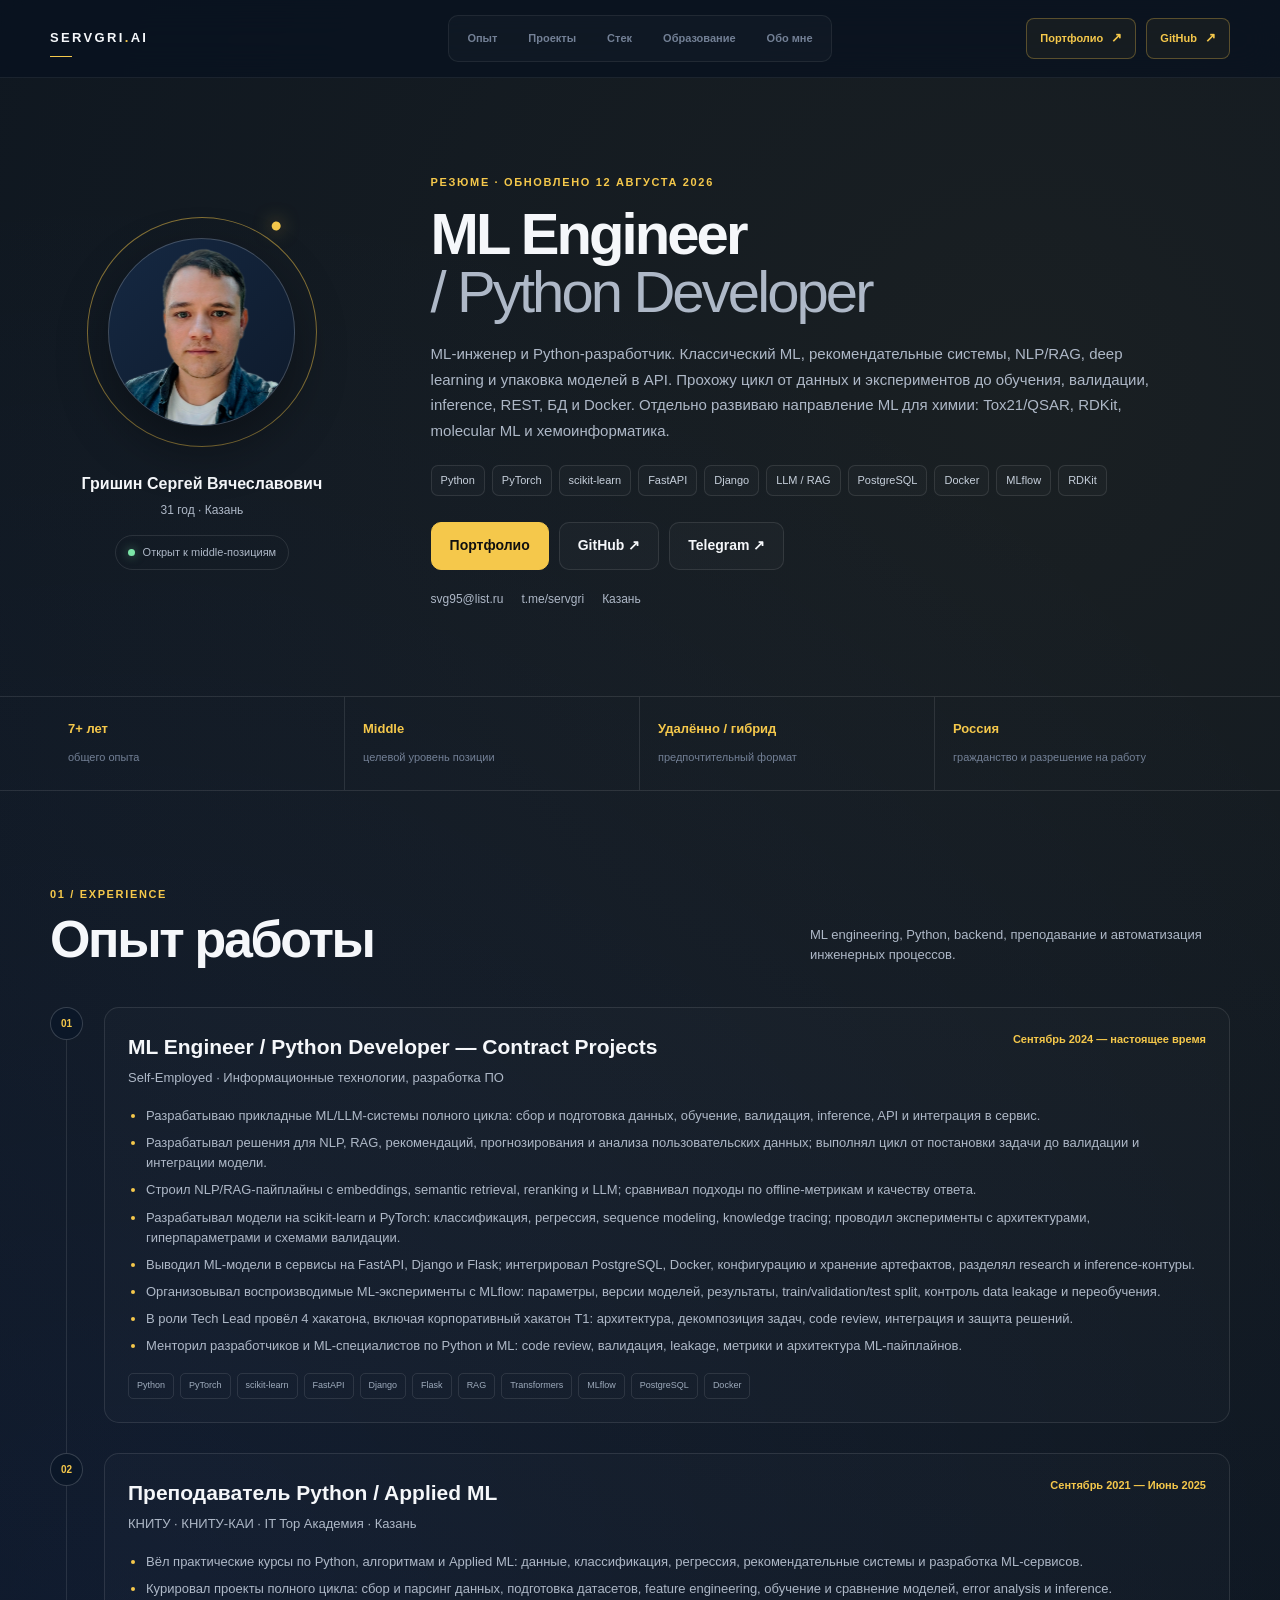
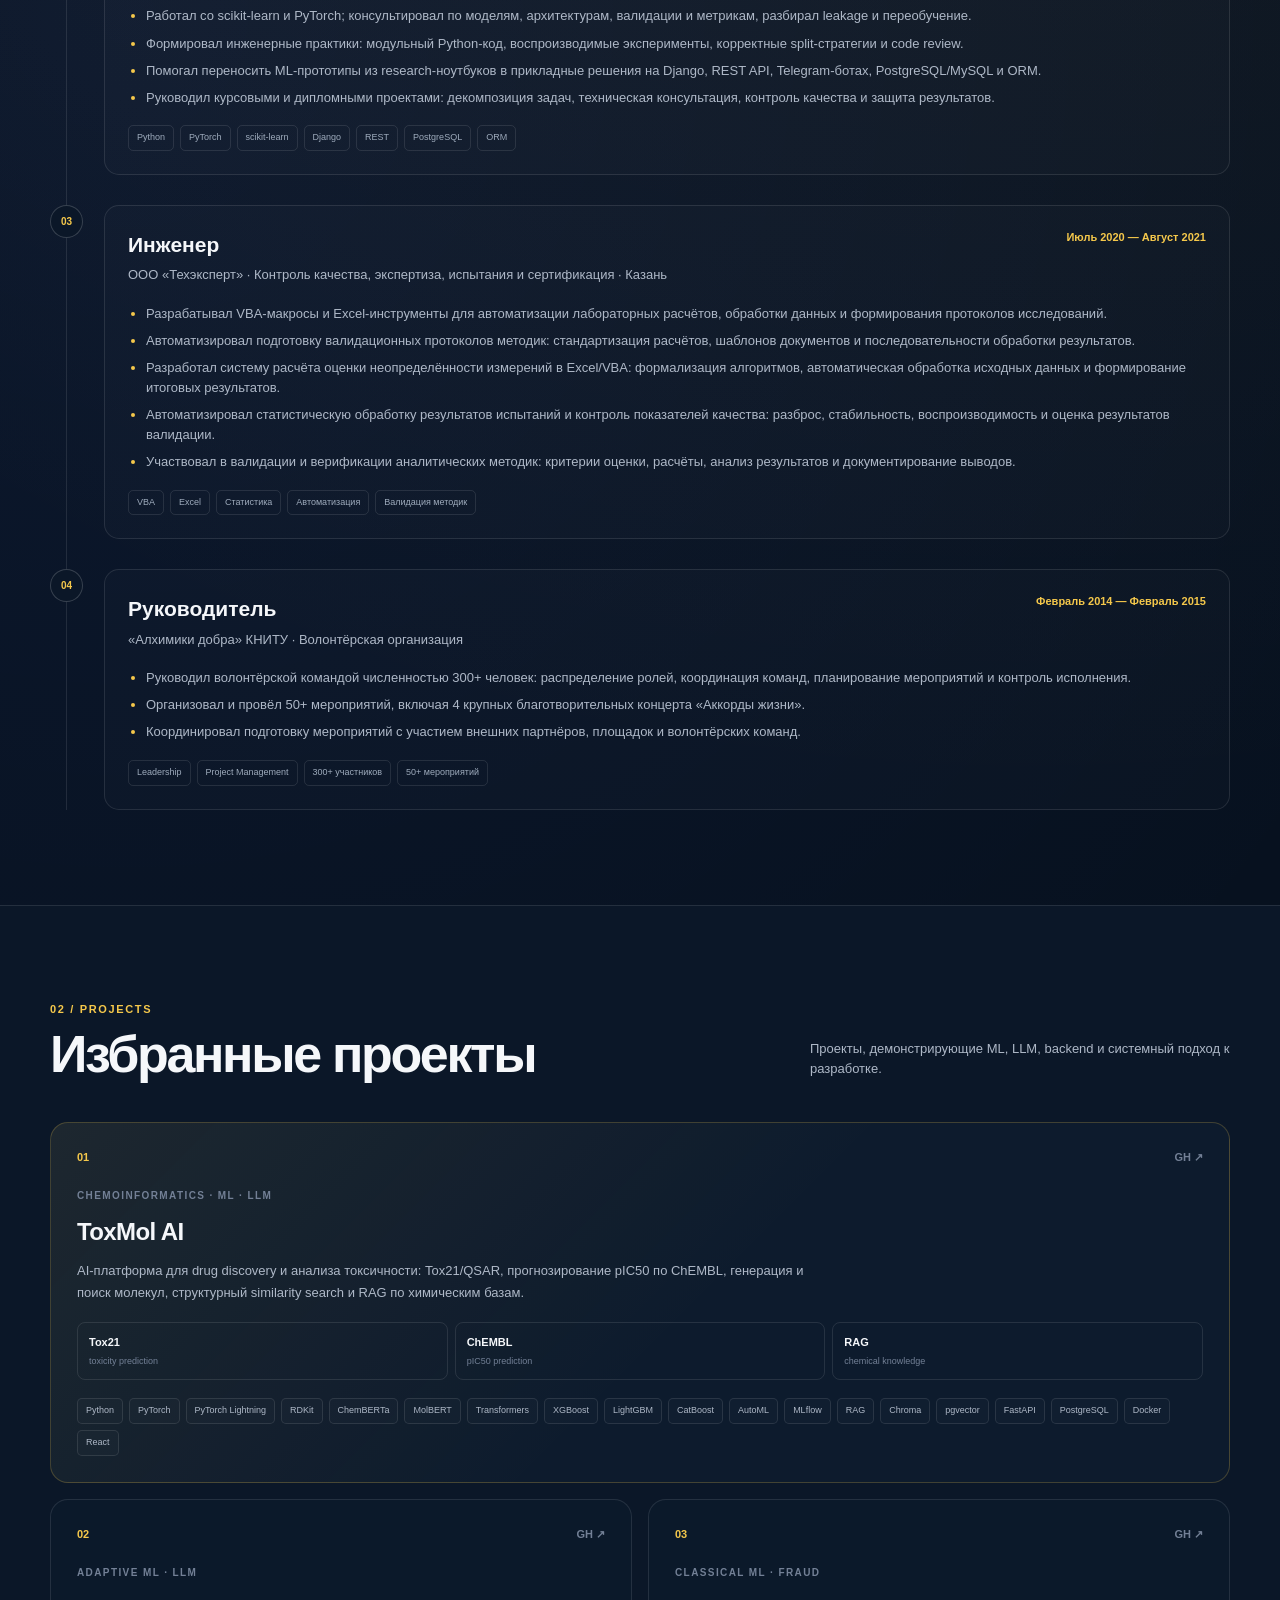
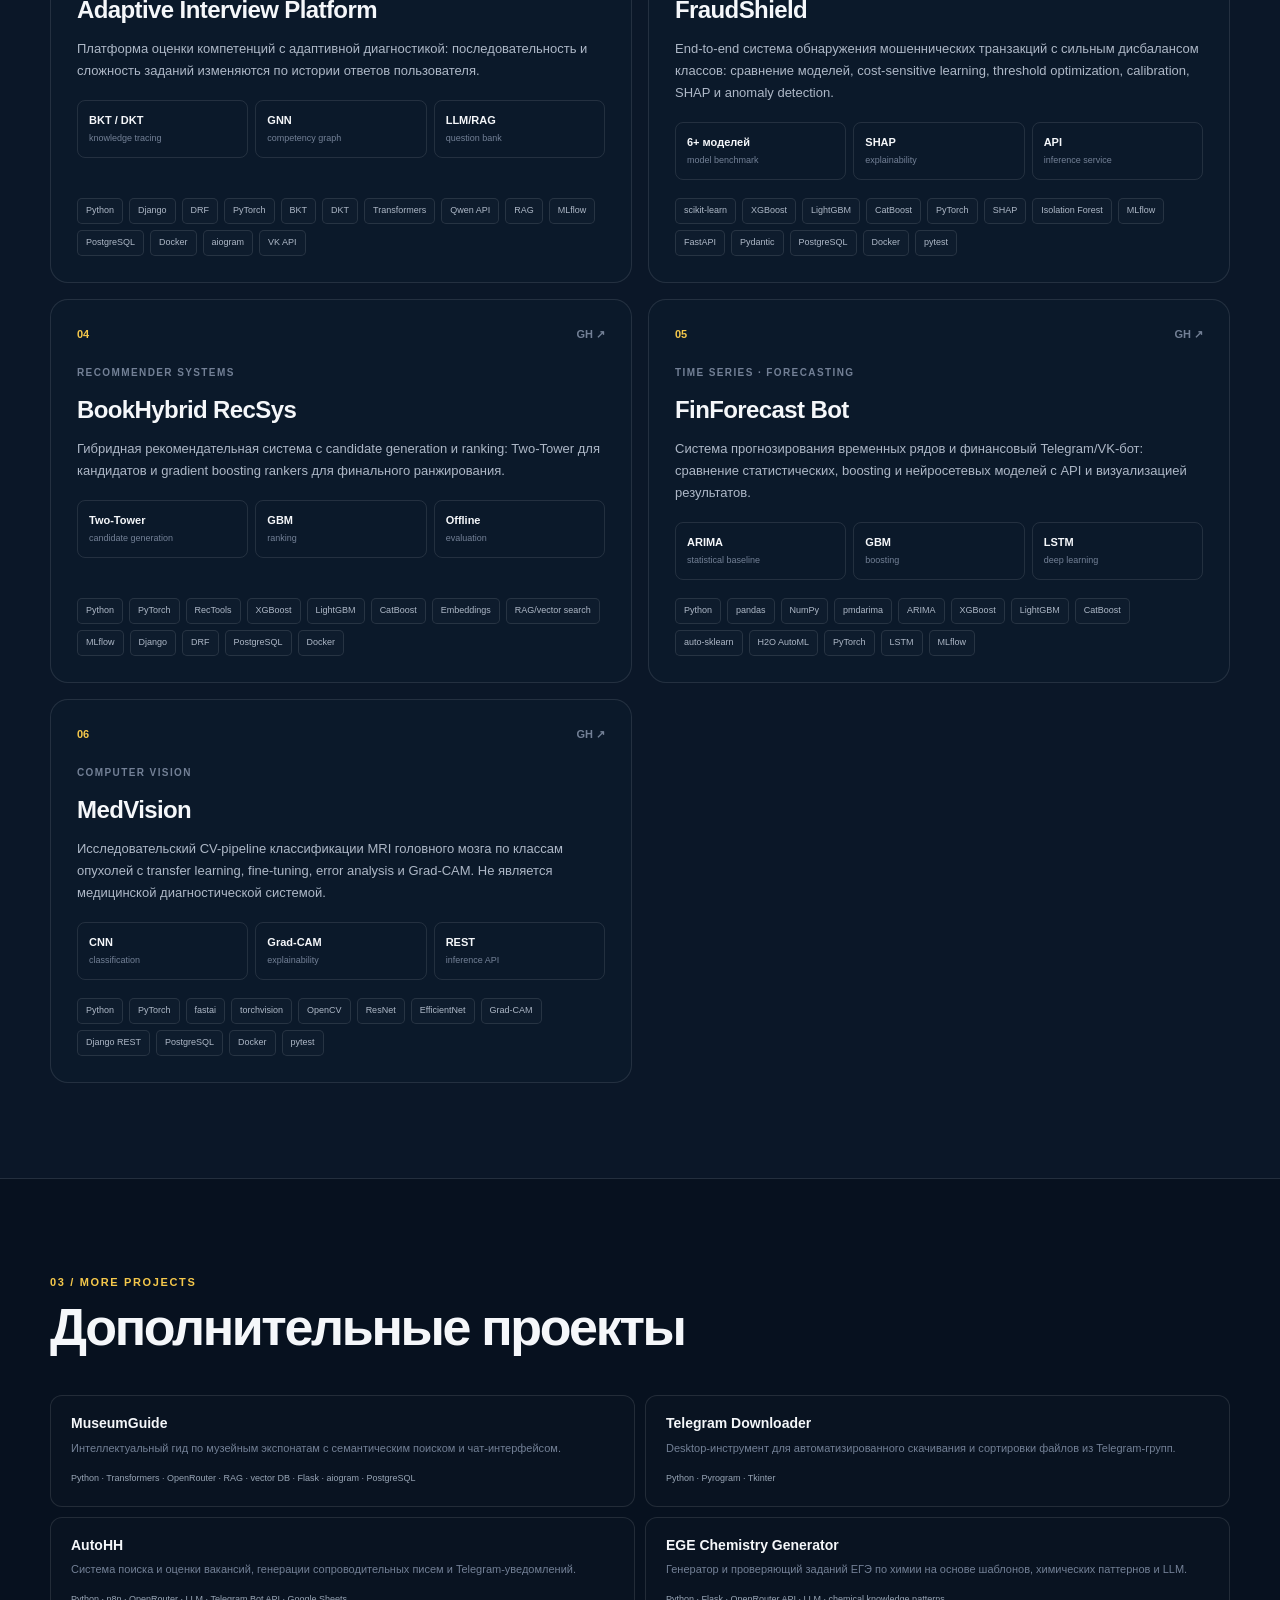
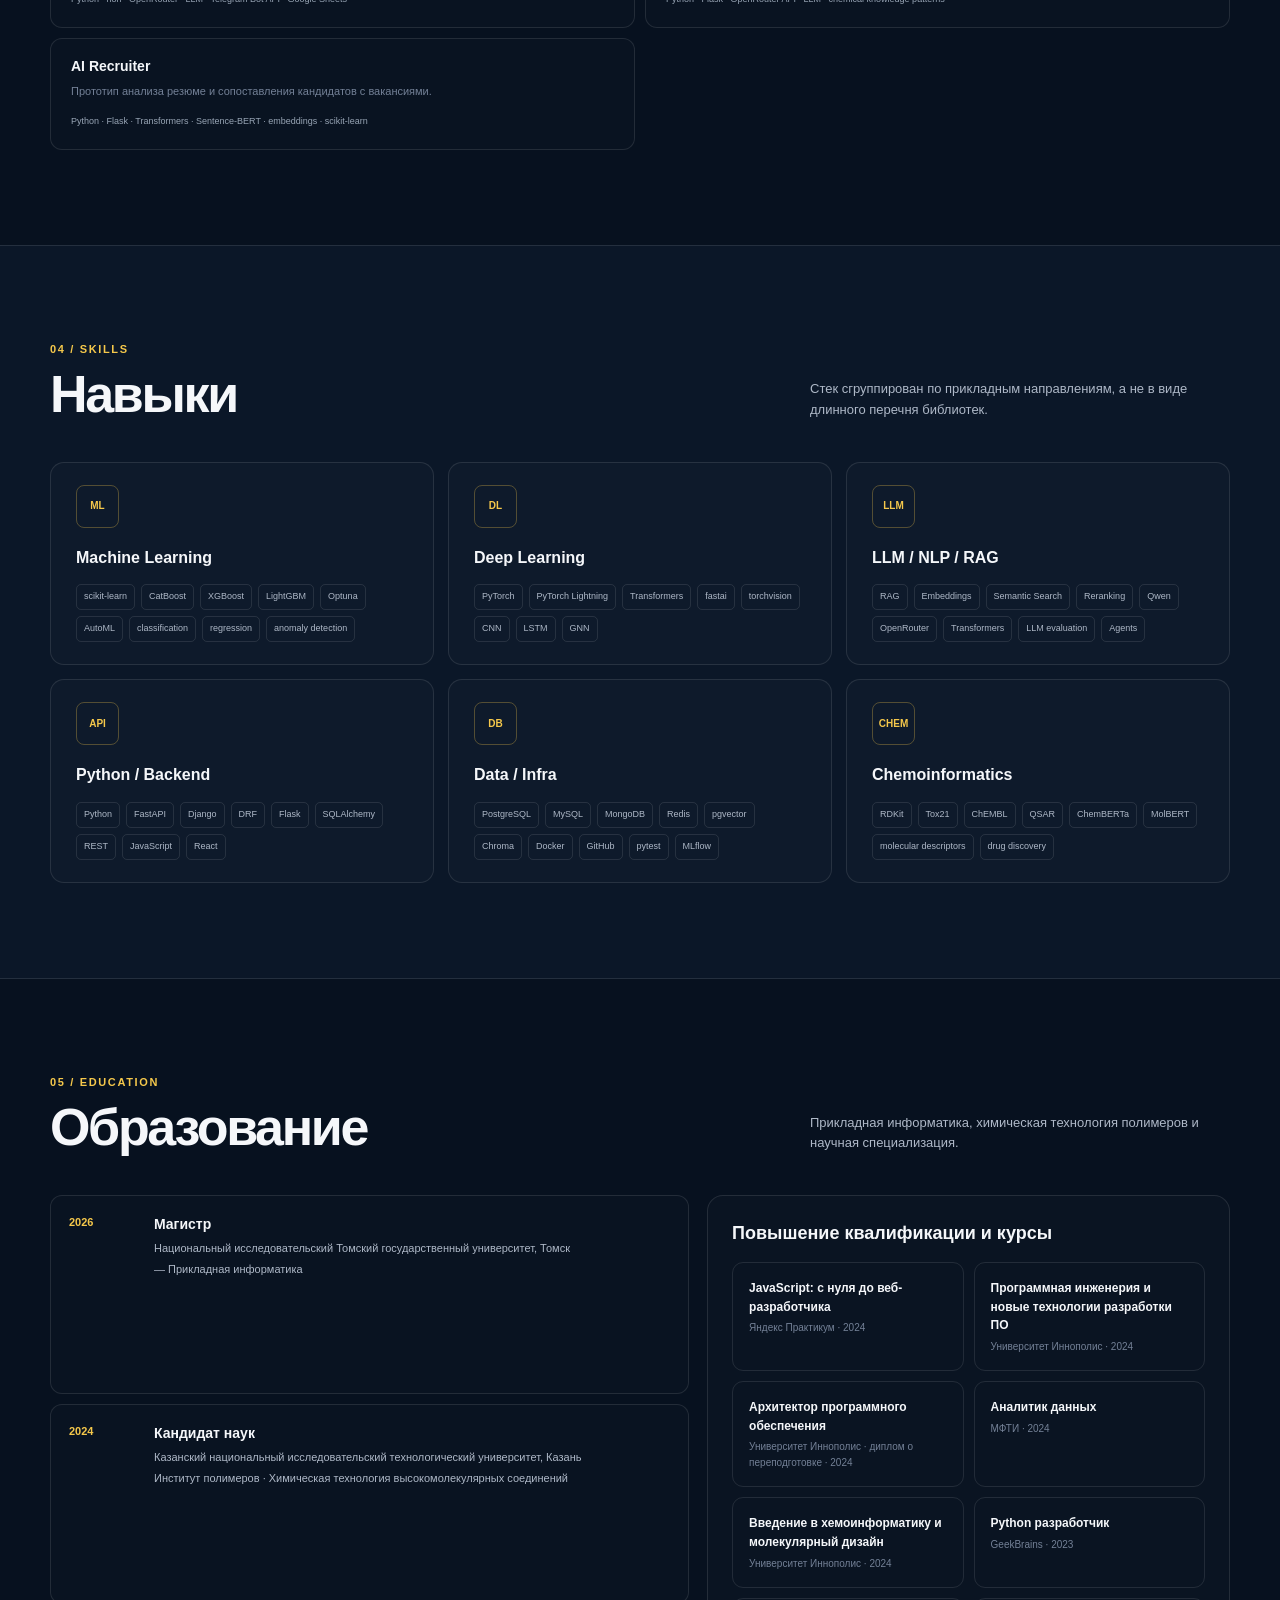
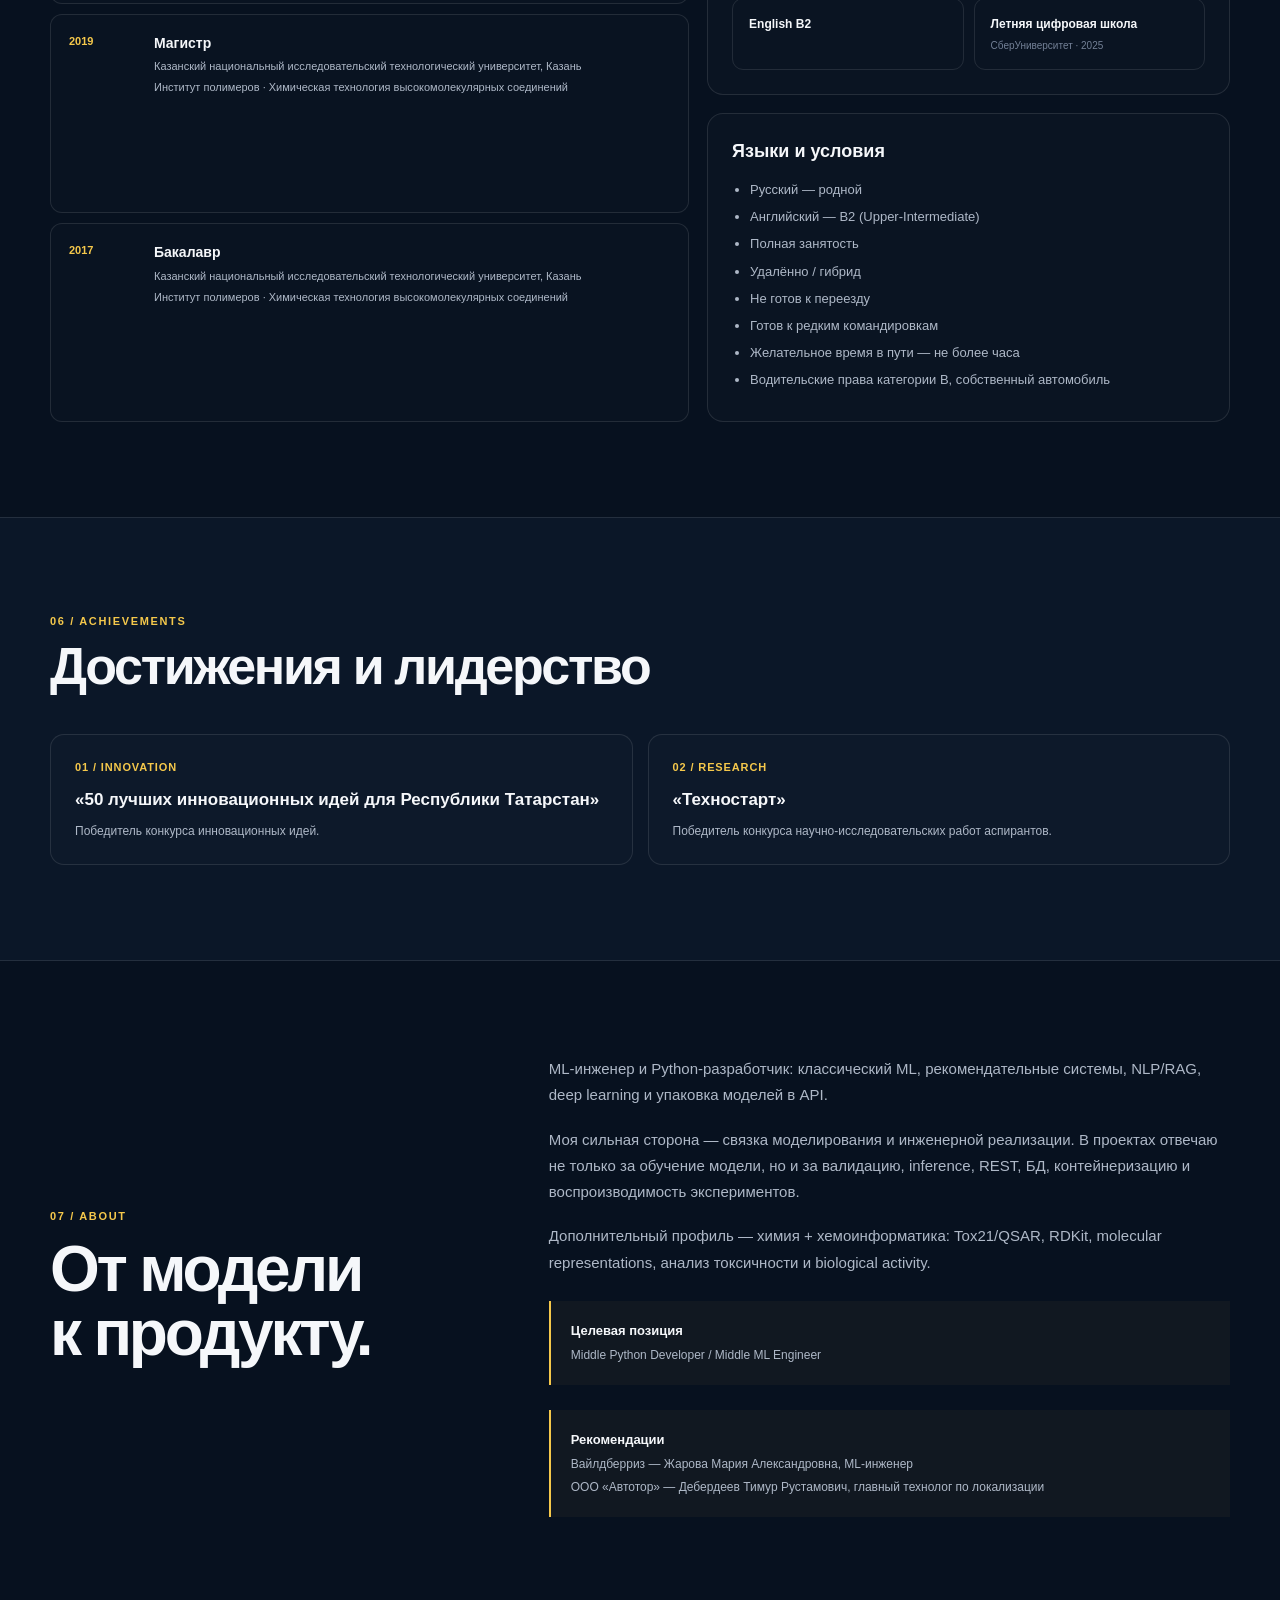
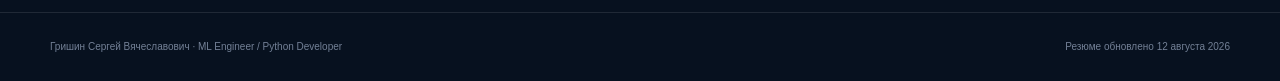
<file: resume.html>
<!DOCTYPE html>
<html lang="ru">
<head>
    <meta charset="UTF-8">
    <meta name="viewport" content="width=device-width, initial-scale=1.0">
    <title>ML Engineer / Python Developer</title>
    <meta name="description"
          content="Резюме ML Engineer / Python Developer. Machine Learning, LLM, RAG, рекомендательные системы, хемоинформатика.">
    <link rel="stylesheet" href="styles.css">
</head>
<body>

<header class="header">
    <div class="container nav">

        <a href="#top" class="logo">
            SERVGRI<span>.</span>AI
        </a>

        <nav class="nav-links" id="main-nav">
            <a href="#experience">Опыт</a>
            <a href="#projects">Проекты</a>
            <a href="#skills">Стек</a>
            <a href="#education">Образование</a>
            <a href="#about">Обо мне</a>
        </nav>

        <div class="nav-actions">

            <a
                    href="https://servgri.github.io"
                    class="nav-github"
            >
                <span>Портфолио</span>
                <span class="arrow">↗</span>
            </a>

            <a
                    href="https://github.com/servgri"
                    target="_blank"
                    rel="noopener"
                    class="nav-github"
            >
                <span>GitHub</span>
                <span class="arrow">↗</span>
            </a>

            <button
                    class="nav-menu"
                    id="nav-menu"
                    aria-label="Открыть меню"
                    aria-expanded="false"
            >
                <span></span>
                <span></span>
                <span></span>
            </button>

        </div>

    </div>
</header>

<main>

    <section class="cv-hero" id="top">
        <div class="container cv-hero-grid">

            <aside class="cv-profile">
                <div class="cv-photo-wrap">
                    <div class="cv-photo-orbit" aria-hidden="true"></div>
                    <div class="cv-photo">
                        <img
                                src="assets/avatar.png"
                                alt="Гришин Сергей Вячеславович"
                                onerror="this.style.display='none';this.nextElementSibling.style.display='grid';"
                        >
                        <div class="cv-photo-fallback" style="display:none;">СГ</div>
                    </div>
                </div>

                <div class="cv-profile-meta">
                    <div class="cv-name">Гришин Сергей Вячеславович</div>
                    <div class="cv-role">31 год · Казань</div>

                    <div class="cv-availability">
                        <span class="cv-dot" aria-hidden="true"></span>
                        Открыт к middle-позициям
                    </div>
                </div>
            </aside>

            <div class="cv-intro">
                <div class="cv-eyebrow">Резюме · обновлено 12 августа 2026</div>

                <h1>
                    ML Engineer
                    <span>/ Python Developer</span>
                </h1>

                <p class="cv-summary">
                    ML-инженер и Python-разработчик. Классический ML, рекомендательные системы,
                    NLP/RAG, deep learning и упаковка моделей в API. Прохожу цикл от данных
                    и экспериментов до обучения, валидации, inference, REST, БД и Docker.
                    Отдельно развиваю направление ML для химии: Tox21/QSAR, RDKit,
                    molecular ML и хемоинформатика.
                </p>

                <div class="cv-tags">
                    <span>Python</span>
                    <span>PyTorch</span>
                    <span>scikit-learn</span>
                    <span>FastAPI</span>
                    <span>Django</span>
                    <span>LLM / RAG</span>
                    <span>PostgreSQL</span>
                    <span>Docker</span>
                    <span>MLflow</span>
                    <span>RDKit</span>
                </div>

                <div class="cv-actions">
                    <a class="btn btn-primary" href="Index.html">Портфолио</a>
                    <a class="btn btn-secondary" href="https://github.com/servgri" target="_blank" rel="noopener">GitHub
                        ↗</a>
                    <a class="btn btn-secondary" href="https://t.me/servgri" target="_blank" rel="noopener">Telegram
                        ↗</a>
                </div>

                <div class="cv-contacts">
                    <a href="mailto:svg95@list.ru">svg95@list.ru</a>
                    <a href="https://t.me/servgri" target="_blank" rel="noopener">t.me/servgri</a>
                    <span>Казань</span>
                </div>
            </div>

        </div>
    </section>

    <section class="meta-strip">
        <div class="container meta-grid">
            <div class="meta-item">
                <strong>7+ лет</strong>
                <span>общего опыта</span>
            </div>
            <div class="meta-item">
                <strong>Middle</strong>
                <span>целевой уровень позиции</span>
            </div>
            <div class="meta-item">
                <strong>Удалённо / гибрид</strong>
                <span>предпочтительный формат</span>
            </div>
            <div class="meta-item">
                <strong>Россия</strong>
                <span>гражданство и разрешение на работу</span>
            </div>
        </div>
    </section>

    <section class="section" id="experience">
        <div class="container">
            <div class="section-head">
                <div>
                    <div class="section-label">01 / EXPERIENCE</div>
                    <h2>Опыт работы</h2>
                </div>
                <p>ML engineering, Python, backend, преподавание и автоматизация инженерных процессов.</p>
            </div>

            <div class="timeline">

                <article class="job">
                    <div class="job-dot">01</div>
                    <div class="job-content">
                        <div class="job-top">
                            <div>
                                <div class="job-title">ML Engineer / Python Developer — Contract Projects</div>
                                <div class="job-company">Self-Employed · Информационные технологии, разработка ПО</div>
                            </div>
                            <div class="job-date">Сентябрь 2024 — настоящее время</div>
                        </div>
                        <ul>
                            <li>Разрабатываю прикладные ML/LLM-системы полного цикла: сбор и подготовка данных,
                                обучение, валидация, inference, API и интеграция в сервис.
                            </li>
                            <li>Разрабатывал решения для NLP, RAG, рекомендаций, прогнозирования и анализа
                                пользовательских данных; выполнял цикл от постановки задачи до валидации и интеграции
                                модели.
                            </li>
                            <li>Строил NLP/RAG-пайплайны с embeddings, semantic retrieval, reranking и LLM; сравнивал
                                подходы по offline-метрикам и качеству ответа.
                            </li>
                            <li>Разрабатывал модели на scikit-learn и PyTorch: классификация, регрессия, sequence
                                modeling, knowledge tracing; проводил эксперименты с архитектурами, гиперпараметрами и
                                схемами валидации.
                            </li>
                            <li>Выводил ML-модели в сервисы на FastAPI, Django и Flask; интегрировал PostgreSQL, Docker,
                                конфигурацию и хранение артефактов, разделял research и inference-контуры.
                            </li>
                            <li>Организовывал воспроизводимые ML-эксперименты с MLflow: параметры, версии моделей,
                                результаты, train/validation/test split, контроль data leakage и переобучения.
                            </li>
                            <li>В роли Tech Lead провёл 4 хакатона, включая корпоративный хакатон Т1: архитектура,
                                декомпозиция задач, code review, интеграция и защита решений.
                            </li>
                            <li>Менторил разработчиков и ML-специалистов по Python и ML: code review, валидация,
                                leakage, метрики и архитектура ML-пайплайнов.
                            </li>
                        </ul>
                        <div class="job-tags">
                            <span>Python</span><span>PyTorch</span><span>scikit-learn</span><span>FastAPI</span><span>Django</span>
                            <span>Flask</span><span>RAG</span><span>Transformers</span><span>MLflow</span><span>PostgreSQL</span><span>Docker</span>
                        </div>
                    </div>
                </article>

                <article class="job">
                    <div class="job-dot">02</div>
                    <div class="job-content">
                        <div class="job-top">
                            <div>
                                <div class="job-title">Преподаватель Python / Applied ML</div>
                                <div class="job-company">КНИТУ · КНИТУ-КАИ · IT Top Академия · Казань</div>
                            </div>
                            <div class="job-date">Сентябрь 2021 — Июнь 2025</div>
                        </div>
                        <ul>
                            <li>Вёл практические курсы по Python, алгоритмам и Applied ML: данные, классификация,
                                регрессия, рекомендательные системы и разработка ML-сервисов.
                            </li>
                            <li>Курировал проекты полного цикла: сбор и парсинг данных, подготовка датасетов, feature
                                engineering, обучение и сравнение моделей, error analysis и inference.
                            </li>
                            <li>Работал со scikit-learn и PyTorch; консультировал по моделям, архитектурам, валидации и
                                метрикам, разбирал leakage и переобучение.
                            </li>
                            <li>Формировал инженерные практики: модульный Python-код, воспроизводимые эксперименты,
                                корректные split-стратегии и code review.
                            </li>
                            <li>Помогал переносить ML-прототипы из research-ноутбуков в прикладные решения на Django,
                                REST API, Telegram-ботах, PostgreSQL/MySQL и ORM.
                            </li>
                            <li>Руководил курсовыми и дипломными проектами: декомпозиция задач, техническая
                                консультация, контроль качества и защита результатов.
                            </li>
                        </ul>
                        <div class="job-tags">
                            <span>Python</span><span>PyTorch</span><span>scikit-learn</span><span>Django</span><span>REST</span><span>PostgreSQL</span><span>ORM</span>
                        </div>
                    </div>
                </article>

                <article class="job">
                    <div class="job-dot">03</div>
                    <div class="job-content">
                        <div class="job-top">
                            <div>
                                <div class="job-title">Инженер</div>
                                <div class="job-company">ООО «Техэксперт» · Контроль качества, экспертиза, испытания и
                                    сертификация · Казань
                                </div>
                            </div>
                            <div class="job-date">Июль 2020 — Август 2021</div>
                        </div>
                        <ul>
                            <li>Разрабатывал VBA-макросы и Excel-инструменты для автоматизации лабораторных расчётов,
                                обработки данных и формирования протоколов исследований.
                            </li>
                            <li>Автоматизировал подготовку валидационных протоколов методик: стандартизация расчётов,
                                шаблонов документов и последовательности обработки результатов.
                            </li>
                            <li>Разработал систему расчёта оценки неопределённости измерений в Excel/VBA: формализация
                                алгоритмов, автоматическая обработка исходных данных и формирование итоговых
                                результатов.
                            </li>
                            <li>Автоматизировал статистическую обработку результатов испытаний и контроль показателей
                                качества: разброс, стабильность, воспроизводимость и оценка результатов валидации.
                            </li>
                            <li>Участвовал в валидации и верификации аналитических методик: критерии оценки, расчёты,
                                анализ результатов и документирование выводов.
                            </li>
                        </ul>
                        <div class="job-tags">
                            <span>VBA</span><span>Excel</span><span>Статистика</span><span>Автоматизация</span><span>Валидация методик</span>
                        </div>
                    </div>
                </article>

                <article class="job">
                    <div class="job-dot">04</div>
                    <div class="job-content">
                        <div class="job-top">
                            <div>
                                <div class="job-title">Руководитель</div>
                                <div class="job-company">«Алхимики добра» КНИТУ · Волонтёрская организация</div>
                            </div>
                            <div class="job-date">Февраль 2014 — Февраль 2015</div>
                        </div>
                        <ul>
                            <li>Руководил волонтёрской командой численностью 300+ человек: распределение ролей,
                                координация команд, планирование мероприятий и контроль исполнения.
                            </li>
                            <li>Организовал и провёл 50+ мероприятий, включая 4 крупных благотворительных концерта
                                «Аккорды жизни».
                            </li>
                            <li>Координировал подготовку мероприятий с участием внешних партнёров, площадок и
                                волонтёрских команд.
                            </li>
                        </ul>
                        <div class="job-tags">
                            <span>Leadership</span><span>Project Management</span><span>300+ участников</span><span>50+ мероприятий</span>
                        </div>
                    </div>
                </article>

            </div>
        </div>
    </section>

    <section class="section section-dark" id="projects">
        <div class="container">
            <div class="section-head">
                <div>
                    <div class="section-label">02 / PROJECTS</div>
                    <h2>Избранные проекты</h2>
                </div>
                <p>Проекты, демонстрирующие ML, LLM, backend и системный подход к разработке.</p>
            </div>

            <div class="project-grid">

                <article class="project featured">
                    <div class="project-top">
                        <span class="project-number">01</span>
                        <div class="project-links">
                            <a href="https://github.com/servgri/toxmol" target="_blank" rel="noopener">GH ↗</a>
                        </div>
                    </div>
                    <span class="project-type">CHEMOINFORMATICS · ML · LLM</span>
                    <h3>ToxMol AI</h3>
                    <p>AI-платформа для drug discovery и анализа токсичности: Tox21/QSAR, прогнозирование pIC50 по
                        ChEMBL, генерация и поиск молекул, структурный similarity search и RAG по химическим базам.</p>
                    <div class="project-result">
                        <div><strong>Tox21</strong><span>toxicity prediction</span></div>
                        <div><strong>ChEMBL</strong><span>pIC50 prediction</span></div>
                        <div><strong>RAG</strong><span>chemical knowledge</span></div>
                    </div>
                    <div class="tech">
                        <span>Python</span><span>PyTorch</span><span>PyTorch Lightning</span><span>RDKit</span><span>ChemBERTa</span><span>MolBERT</span>
                        <span>Transformers</span><span>XGBoost</span><span>LightGBM</span><span>CatBoost</span><span>AutoML</span><span>MLflow</span>
                        <span>RAG</span><span>Chroma</span><span>pgvector</span><span>FastAPI</span><span>PostgreSQL</span><span>Docker</span><span>React</span>
                    </div>
                </article>

                <article class="project">
                    <div class="project-top">
                        <span class="project-number">02</span>
                        <div class="project-links">
                            <a href="https://github.com/servgri/adaptive_interview" target="_blank" rel="noopener">GH
                                ↗</a>
                        </div>
                    </div>
                    <span class="project-type">ADAPTIVE ML · LLM</span>
                    <h3>Adaptive Interview Platform</h3>
                    <p>Платформа оценки компетенций с адаптивной диагностикой: последовательность и сложность заданий
                        изменяются по истории ответов пользователя.</p>
                    <div class="project-result">
                        <div><strong>BKT / DKT</strong><span>knowledge tracing</span></div>
                        <div><strong>GNN</strong><span>competency graph</span></div>
                        <div><strong>LLM/RAG</strong><span>question bank</span></div>
                    </div>
                    <div class="tech">
                        <span>Python</span><span>Django</span><span>DRF</span><span>PyTorch</span><span>BKT</span><span>DKT</span>
                        <span>Transformers</span><span>Qwen API</span><span>RAG</span><span>MLflow</span><span>PostgreSQL</span><span>Docker</span>
                        <span>aiogram</span><span>VK API</span>
                    </div>
                </article>

                <article class="project">
                    <div class="project-top">
                        <span class="project-number">03</span>
                        <div class="project-links">
                            <a href="https://github.com/servgri/FraudShield" target="_blank" rel="noopener">GH ↗</a>
                        </div>
                    </div>
                    <span class="project-type">CLASSICAL ML · FRAUD</span>
                    <h3>FraudShield</h3>
                    <p>End-to-end система обнаружения мошеннических транзакций с сильным дисбалансом классов: сравнение
                        моделей, cost-sensitive learning, threshold optimization, calibration, SHAP и anomaly
                        detection.</p>
                    <div class="project-result">
                        <div><strong>6+ моделей</strong><span>model benchmark</span></div>
                        <div><strong>SHAP</strong><span>explainability</span></div>
                        <div><strong>API</strong><span>inference service</span></div>
                    </div>
                    <div class="tech">
                        <span>scikit-learn</span><span>XGBoost</span><span>LightGBM</span><span>CatBoost</span><span>PyTorch</span><span>SHAP</span>
                        <span>Isolation Forest</span><span>MLflow</span><span>FastAPI</span><span>Pydantic</span><span>PostgreSQL</span><span>Docker</span><span>pytest</span>
                    </div>
                </article>

                <article class="project">
                    <div class="project-top">
                        <span class="project-number">04</span>
                        <div class="project-links">
                            <a href="https://github.com/servgri/book_rec_sys" target="_blank" rel="noopener">GH ↗</a>
                        </div>
                    </div>
                    <span class="project-type">RECOMMENDER SYSTEMS</span>
                    <h3>BookHybrid RecSys</h3>
                    <p>Гибридная рекомендательная система с candidate generation и ranking: Two-Tower для кандидатов и
                        gradient boosting rankers для финального ранжирования.</p>
                    <div class="project-result">
                        <div><strong>Two-Tower</strong><span>candidate generation</span></div>
                        <div><strong>GBM</strong><span>ranking</span></div>
                        <div><strong>Offline</strong><span>evaluation</span></div>
                    </div>
                    <div class="tech">
                        <span>Python</span><span>PyTorch</span><span>RecTools</span><span>XGBoost</span><span>LightGBM</span><span>CatBoost</span>
                        <span>Embeddings</span><span>RAG/vector search</span><span>MLflow</span><span>Django</span><span>DRF</span><span>PostgreSQL</span><span>Docker</span>
                    </div>
                </article>

                <article class="project">
                    <div class="project-top">
                        <span class="project-number">05</span>
                        <div class="project-links">
                            <a href="https://github.com/servgri/forecast_bot" target="_blank" rel="noopener">GH ↗</a>
                        </div>
                    </div>
                    <span class="project-type">TIME SERIES · FORECASTING</span>
                    <h3>FinForecast Bot</h3>
                    <p>Система прогнозирования временных рядов и финансовый Telegram/VK-бот: сравнение статистических,
                        boosting и нейросетевых моделей с API и визуализацией результатов.</p>
                    <div class="project-result">
                        <div><strong>ARIMA</strong><span>statistical baseline</span></div>
                        <div><strong>GBM</strong><span>boosting</span></div>
                        <div><strong>LSTM</strong><span>deep learning</span></div>
                    </div>
                    <div class="tech">
                        <span>Python</span><span>pandas</span><span>NumPy</span><span>pmdarima</span><span>ARIMA</span><span>XGBoost</span>
                        <span>LightGBM</span><span>CatBoost</span><span>auto-sklearn</span><span>H2O AutoML</span><span>PyTorch</span><span>LSTM</span><span>MLflow</span>
                    </div>
                </article>

                <article class="project">
                    <div class="project-top">
                        <span class="project-number">06</span>
                        <div class="project-links">
                            <a href="https://github.com/servgri/medcv" target="_blank" rel="noopener">GH ↗</a>
                        </div>
                    </div>
                    <span class="project-type">COMPUTER VISION</span>
                    <h3>MedVision</h3>
                    <p>Исследовательский CV-pipeline классификации MRI головного мозга по классам опухолей с transfer
                        learning, fine-tuning, error analysis и Grad-CAM. Не является медицинской диагностической
                        системой.</p>
                    <div class="project-result">
                        <div><strong>CNN</strong><span>classification</span></div>
                        <div><strong>Grad-CAM</strong><span>explainability</span></div>
                        <div><strong>REST</strong><span>inference API</span></div>
                    </div>
                    <div class="tech">
                        <span>Python</span><span>PyTorch</span><span>fastai</span><span>torchvision</span><span>OpenCV</span>
                        <span>ResNet</span><span>EfficientNet</span><span>Grad-CAM</span><span>Django REST</span><span>PostgreSQL</span><span>Docker</span><span>pytest</span>
                    </div>
                </article>

            </div>
        </div>
    </section>

    <section class="section" id="more-projects">
        <div class="container">
            <div class="section-head">
                <div>
                    <div class="section-label">03 / MORE PROJECTS</div>
                    <h2>Дополнительные проекты</h2>
                </div>
            </div>

            <div class="small-projects">
                <a class="small-project" href="https://github.com/servgri/museum_guide" target="_blank" rel="noopener">
                    <h4>MuseumGuide</h4>
                    <p>Интеллектуальный гид по музейным экспонатам с семантическим поиском и чат-интерфейсом.</p>
                    <span>Python · Transformers · OpenRouter · RAG · vector DB · Flask · aiogram · PostgreSQL</span>
                </a>
                <a class="small-project" href="https://github.com/servgri/telebot_downloader" target="_blank"
                   rel="noopener">
                    <h4>Telegram Downloader</h4>
                    <p>Desktop-инструмент для автоматизированного скачивания и сортировки файлов из Telegram-групп.</p>
                    <span>Python · Pyrogram · Tkinter</span>
                </a>
                <a class="small-project" href="https://github.com/servgri/autohh" target="_blank" rel="noopener">
                    <h4>AutoHH</h4>
                    <p>Система поиска и оценки вакансий, генерации сопроводительных писем и Telegram-уведомлений.</p>
                    <span>Python · n8n · OpenRouter · LLM · Telegram Bot API · Google Sheets</span>
                </a>
                <article class="small-project">
                    <h4>EGE Chemistry Generator</h4>
                    <p>Генератор и проверяющий заданий ЕГЭ по химии на основе шаблонов, химических паттернов и LLM.</p>
                    <span>Python · Flask · OpenRouter API · LLM · chemical knowledge patterns</span>
                </article>
                <a class="small-project" href="https://github.com/servgri/ai_recruter" target="_blank" rel="noopener">
                    <h4>AI Recruiter</h4>
                    <p>Прототип анализа резюме и сопоставления кандидатов с вакансиями.</p>
                    <span>Python · Flask · Transformers · Sentence-BERT · embeddings · scikit-learn</span>
                </a>
            </div>
        </div>
    </section>

    <section class="section section-dark" id="skills">
        <div class="container">
            <div class="section-head">
                <div>
                    <div class="section-label">04 / SKILLS</div>
                    <h2>Навыки</h2>
                </div>
                <p>Стек сгруппирован по прикладным направлениям, а не в виде длинного перечня библиотек.</p>
            </div>

            <div class="skills-grid">

                <div class="skill-card">
                    <div class="skill-icon">ML</div>
                    <h3>Machine Learning</h3>
                    <div class="skill-list">
                        <span>scikit-learn</span><span>CatBoost</span><span>XGBoost</span><span>LightGBM</span>
                        <span>Optuna</span><span>AutoML</span><span>classification</span><span>regression</span><span>anomaly detection</span>
                    </div>
                </div>

                <div class="skill-card">
                    <div class="skill-icon">DL</div>
                    <h3>Deep Learning</h3>
                    <div class="skill-list">
                        <span>PyTorch</span><span>PyTorch Lightning</span><span>Transformers</span><span>fastai</span>
                        <span>torchvision</span><span>CNN</span><span>LSTM</span><span>GNN</span>
                    </div>
                </div>

                <div class="skill-card">
                    <div class="skill-icon">LLM</div>
                    <h3>LLM / NLP / RAG</h3>
                    <div class="skill-list">
                        <span>RAG</span><span>Embeddings</span><span>Semantic Search</span><span>Reranking</span>
                        <span>Qwen</span><span>OpenRouter</span><span>Transformers</span><span>LLM evaluation</span><span>Agents</span>
                    </div>
                </div>

                <div class="skill-card">
                    <div class="skill-icon">API</div>
                    <h3>Python / Backend</h3>
                    <div class="skill-list">
                        <span>Python</span><span>FastAPI</span><span>Django</span><span>DRF</span><span>Flask</span>
                        <span>SQLAlchemy</span><span>REST</span><span>JavaScript</span><span>React</span>
                    </div>
                </div>

                <div class="skill-card">
                    <div class="skill-icon">DB</div>
                    <h3>Data / Infra</h3>
                    <div class="skill-list">
                        <span>PostgreSQL</span><span>MySQL</span><span>MongoDB</span><span>Redis</span><span>pgvector</span>
                        <span>Chroma</span><span>Docker</span><span>GitHub</span><span>pytest</span><span>MLflow</span>
                    </div>
                </div>

                <div class="skill-card">
                    <div class="skill-icon">CHEM</div>
                    <h3>Chemoinformatics</h3>
                    <div class="skill-list">
                        <span>RDKit</span><span>Tox21</span><span>ChEMBL</span><span>QSAR</span><span>ChemBERTa</span>
                        <span>MolBERT</span><span>molecular descriptors</span><span>drug discovery</span>
                    </div>
                </div>

            </div>
        </div>
    </section>

    <section class="section" id="education">
        <div class="container">
            <div class="section-head">
                <div>
                    <div class="section-label">05 / EDUCATION</div>
                    <h2>Образование</h2>
                </div>
                <p>Прикладная информатика, химическая технология полимеров и научная специализация.</p>
            </div>

            <div class="edu-grid">

                <div class="edu-list">
                    <article class="edu-item">
                        <div class="edu-year">2026</div>
                        <div>
                            <div class="edu-title">Магистр</div>
                            <div class="edu-org">Национальный исследовательский Томский государственный университет,
                                Томск
                            </div>
                            <div class="edu-org">— Прикладная информатика                     </div>
                        </div>
                    </article>

                    <article class="edu-item">
                        <div class="edu-year">2024</div>
                        <div>
                            <div class="edu-title">Кандидат наук</div>
                            <div class="edu-org">Казанский национальный исследовательский технологический университет,
                                Казань
                            </div>
                            <div class="edu-org">Институт полимеров · Химическая технология высокомолекулярных
                                соединений
                            </div>
                        </div>
                    </article>

                    <article class="edu-item">
                        <div class="edu-year">2019</div>
                        <div>
                            <div class="edu-title">Магистр</div>
                            <div class="edu-org">Казанский национальный исследовательский технологический университет,
                                Казань
                            </div>
                            <div class="edu-org">Институт полимеров · Химическая технология высокомолекулярных
                                соединений
                            </div>
                        </div>
                    </article>

                    <article class="edu-item">
                        <div class="edu-year">2017</div>
                        <div>
                            <div class="edu-title">Бакалавр</div>
                            <div class="edu-org">Казанский национальный исследовательский технологический университет,
                                Казань
                            </div>
                            <div class="edu-org">Институт полимеров · Химическая технология высокомолекулярных
                                соединений
                            </div>
                        </div>
                    </article>

                </div>

                <div>
                    <div class="card">
                        <h3>Повышение квалификации и курсы</h3>
                        <div class="cert-grid">
                            <div class="cert"><strong>JavaScript: с нуля до веб-разработчика</strong><span>Яндекс Практикум · 2024</span>
                            </div>
                            <div class="cert"><strong>Программная инженерия и новые технологии разработки
                                ПО</strong><span>Университет Иннополис · 2024</span></div>
                            <div class="cert"><strong>Архитектор программного обеспечения</strong><span>Университет Иннополис · диплом о переподготовке · 2024</span>
                            </div>
                            <div class="cert"><strong>Аналитик данных</strong><span>МФТИ · 2024</span></div>
                            <div class="cert"><strong>Введение в хемоинформатику и молекулярный дизайн</strong><span>Университет Иннополис · 2024</span>
                            </div>
                            <div class="cert"><strong>Python разработчик</strong><span>GeekBrains · 2023</span></div>
                            <div class="cert"><strong>English B2</strong></span></div>
                            <div class="cert"><strong>Летняя цифровая школа</strong><span>СберУниверситет · 2025</span>
                            </div>
                        </div>
                    </div>

                    <div class="card" style="margin-top:18px">
                        <h3>Языки и условия</h3>
                        <ul>
                            <li>Русский — родной</li>
                            <li>Английский — B2 (Upper-Intermediate)</li>
                            <li>Полная занятость</li>
                            <li>Удалённо / гибрид</li>
                            <li>Не готов к переезду</li>
                            <li>Готов к редким командировкам</li>
                            <li>Желательное время в пути — не более часа</li>
                            <li>Водительские права категории B, собственный автомобиль</li>
                        </ul>
                    </div>
                </div>

            </div>
        </div>
    </section>

    <section class="section section-dark" id="achievements">
        <div class="container">
            <div class="section-head">
                <div>
                    <div class="section-label">06 / ACHIEVEMENTS</div>
                    <h2>Достижения и лидерство</h2>
                </div>
            </div>

            <div class="achievements">

                <article class="achievement-card">
                    <div class="achievement-num">01 / INNOVATION</div>

                    <h3>
                        «50 лучших инновационных идей
                        для Республики Татарстан»
                    </h3>

                    <p>
                        Победитель конкурса инновационных идей.
                    </p>
                </article>

                <article class="achievement-card">
                    <div class="achievement-num">02 / RESEARCH</div>

                    <h3>«Техностарт»</h3>

                    <p>
                        Победитель конкурса научно-исследовательских
                        работ аспирантов.
                    </p>
                </article>

            </div>
        </div>
    </section>

    <section class="section" id="about">
        <div class="container about-grid">
            <div>
                <div class="section-label">07 / ABOUT</div>
                <h2>От модели<br>к продукту.</h2>
            </div>

            <div class="about-text">
                <p>
                    ML-инженер и Python-разработчик: классический ML, рекомендательные системы,
                    NLP/RAG, deep learning и упаковка моделей в API.
                </p>
                <p>
                    Моя сильная сторона — связка моделирования и инженерной реализации.
                    В проектах отвечаю не только за обучение модели, но и за валидацию,
                    inference, REST, БД, контейнеризацию и воспроизводимость экспериментов.
                </p>
                <p>
                    Дополнительный профиль — химия + хемоинформатика: Tox21/QSAR, RDKit,
                    molecular representations, анализ токсичности и biological activity.
                </p>

                <div class="about-box">
                    <strong>Целевая позиция</strong>
                    <span>Middle Python Developer / Middle ML Engineer</span>
                </div>

                <div class="about-box">
                    <strong>Рекомендации</strong>
                    <span>Вайлдберриз — Жарова Мария Александровна, ML-инженер</span>
                    <span style="margin-top:5px">ООО «Автотор» — Дебердеев Тимур Рустамович, главный технолог по локализации</span>
                </div>
            </div>
        </div>
    </section>

</main>

<footer class="footer">
    <div class="container footer-inner">
        <span>Гришин Сергей Вячеславович · ML Engineer / Python Developer</span>
        <span>Резюме обновлено 12 августа 2026</span>
    </div>
</footer>

</body>
</html>
</file>
<file: styles.css>
:root {
    --bg: #07111f;
    --bg-soft: #0b1728;
    --card: #0d1b2d;
    --card-2: #101f33;

    --border: rgba(255, 255, 255, 0.10);
    --border-strong: rgba(255, 255, 255, 0.18);

    --text: #f5f7fa;
    --text-soft: #aeb8c7;
    --text-muted: #738096;

    --accent: #f5c84b;
    --accent-2: #ffd866;
    --accent-dark: #d9ad2f;

    --green: #7ce5a8;
    --purple: #bf9cff;
    --danger: #ff8b8b;

    --radius: 18px;
    --max: 1180px;
}

* {
    box-sizing: border-box;
}

html {
    scroll-behavior: smooth;
}

body {
    margin: 0;
    color: var(--text);

    background:
        radial-gradient(
            circle at 80% 5%,
            rgba(245, 200, 75, 0.08),
            transparent 26%
        ),
        radial-gradient(
            circle at 10% 20%,
            rgba(82, 122, 255, 0.07),
            transparent 22%
        ),
        var(--bg);

    font-family:
        Inter,
        -apple-system,
        BlinkMacSystemFont,
        "Segoe UI",
        Roboto,
        Arial,
        sans-serif;

    line-height: 1.55;
}

a {
    color: inherit;
    text-decoration: none;
}

button {
    font: inherit;
}

.container {
    width: min(var(--max), calc(100% - 36px));
    margin: 0 auto;
}


/* =========================================================
   HEADER
   ========================================================= */

.header {
    position: sticky;
    top: 0;
    z-index: 100;

    backdrop-filter: blur(16px);

    background: rgba(7, 17, 31, 0.84);

    border-bottom: 1px solid var(--border);
}

.nav {
    min-height: 72px;

    display: flex;
    align-items: center;
    justify-content: space-between;

    gap: 24px;
}

.logo {
    font-size: 14px;
    font-weight: 900;
    letter-spacing: 0.16em;
    white-space: nowrap;
}

.logo span {
    color: var(--accent);
}

.nav-links {
    display: flex;
    gap: 24px;
    flex-wrap: wrap;
}

.nav-links a {
    color: var(--muted);
    font-size: 13px;

    transition: 0.2s;
}

.nav-links a:hover {
    color: var(--accent);
}


/* =========================================================
   HERO (Index)
   ========================================================= */

.hero {
    position: relative;

    padding: 110px 0 90px;

    border-bottom: 1px solid var(--border);
}

.hero-grid {
    display: grid;

    grid-template-columns: 1.15fr 0.85fr;

    gap: 70px;

    align-items: center;
}


/* HERO TEXT (Index) */

.section-label {
    color: var(--accent);

    font-size: 11px;
    font-weight: 800;

    letter-spacing: 0.15em;

    text-transform: uppercase;
}

.status {
    display: inline-flex;
    align-items: center;

    gap: 9px;

    margin-bottom: 24px;
    padding: 7px 12px;

    border: 1px solid var(--border);

    border-radius: 999px;

    background: rgba(255, 255, 255, 0.025);

    color: var(--text-soft);

    font-size: 13px;
}

.status-dot {
    width: 7px;
    height: 7px;

    flex-shrink: 0;

    border-radius: 50%;

    background: var(--green);

    box-shadow:
        0 0 12px rgba(124, 229, 168, 0.7);
}

.hero-content h1 {
    margin: 0;

    max-width: 820px;

    font-size: clamp(44px, 7vw, 76px);

    line-height: 0.98;

    letter-spacing: -0.055em;
}

.hero-content h1 span {
    display: block;

    color: var(--text-soft);

    font-weight: 400;
}

.hero-description {
    max-width: 720px;

    margin: 28px 0 0;

    color: var(--text-soft);

    font-size: 18px;

    line-height: 1.7;
}

.hero-tags {
    display: flex;
    flex-wrap: wrap;

    gap: 8px;

    margin-top: 26px;
}

.hero-tags span {
    padding: 7px 10px;

    border: 1px solid var(--border);

    border-radius: 8px;

    color: #dbe3ec;

    background: rgba(255, 255, 255, 0.025);

    font-size: 12px;
}

.hero-actions {
    display: flex;

    gap: 14px;

    margin-top: 32px;

    flex-wrap: wrap;
}

.btn {
    display: inline-flex;

    align-items: center;
    justify-content: center;

    gap: 8px;

    padding: 12px 18px;

    border: 1px solid var(--border);

    border-radius: 10px;

    font-size: 14px;
    font-weight: 600;

    transition: 0.2s;
}

.btn-primary {
    background: var(--accent);

    border-color: var(--accent);

    color: #101010;
}

.btn-primary:hover {
    background: var(--accent-2);

    transform: translateY(-2px);

    box-shadow:
        0 10px 28px rgba(245, 200, 75, 0.18);
}

.btn-secondary {
    background: rgba(255, 255, 255, 0.025);

    color: var(--text);
}

.btn-secondary:hover {
    background: rgba(255, 255, 255, 0.06);

    border-color: var(--border-strong);
}


/* =========================================================
   CV HERO (resume.html)
   ========================================================= */

.cv-hero {
    padding: 96px 0 88px;

    border-bottom: 1px solid var(--border);
}

.cv-hero .container {
    width: min(1280px, calc(100% - 48px));
}

.cv-hero-grid {
    display: grid;

    grid-template-columns: minmax(240px, 0.38fr) minmax(0, 1fr);

    gap: clamp(40px, 6vw, 80px);

    align-items: center;
    justify-content: center;

    max-width: 1180px;

    margin: 0 auto;
}

.cv-profile {
    display: flex;
    flex-direction: column;

    align-items: center;
    justify-self: center;

    gap: 22px;

    text-align: center;
}

.cv-photo-wrap {
    position: relative;

    width: min(240px, 100%);

    aspect-ratio: 1;

    display: grid;
    place-items: center;
}

.cv-photo-orbit {
    position: absolute;

    inset: 2%;

    border: 1px solid rgba(245, 200, 75, 0.5);

    border-radius: 50%;

    transform: rotate(-10deg);
}

.cv-photo-orbit::after {
    content: "";

    position: absolute;

    right: 8%;
    top: 8%;

    width: 9px;
    height: 9px;

    border-radius: 50%;

    background: var(--accent);

    box-shadow:
        0 0 18px rgba(245, 200, 75, 0.55);
}

.cv-photo {
    position: relative;
    z-index: 2;

    width: 78%;
    height: 78%;

    overflow: hidden;

    border-radius: 50%;

    border: 1px solid rgba(255, 255, 255, 0.2);

    background:
        linear-gradient(
            135deg,
            #152842,
            #0e1a2b
        );

    box-shadow:
        0 22px 50px rgba(0, 0, 0, 0.35);
}

.cv-photo img {
    display: block;

    width: 100%;
    height: 100%;

    object-fit: cover;
}

.cv-photo-fallback {
    height: 100%;

    display: grid;
    place-items: center;

    color: var(--accent);

    font-size: 56px;
    font-weight: 900;

    letter-spacing: -0.08em;
}

.cv-profile-meta {
    display: flex;
    flex-direction: column;

    align-items: center;

    gap: 6px;
}

.cv-name {
    font-size: 16px;
    font-weight: 800;

    line-height: 1.3;
}

.cv-role {
    color: var(--text-soft);

    font-size: 12px;
}

.cv-availability {
    display: inline-flex;
    align-items: center;

    gap: 8px;

    margin-top: 10px;
    padding: 8px 12px;

    border: 1px solid var(--border);

    border-radius: 999px;

    color: var(--text-soft);

    font-size: 11px;
}

.cv-dot {
    width: 7px;
    height: 7px;

    flex-shrink: 0;

    border-radius: 50%;

    background: var(--green);

    box-shadow:
        0 0 10px rgba(124, 229, 168, 0.5);
}

.cv-intro {
    min-width: 0;

    max-width: 760px;

    justify-self: start;
}

.cv-eyebrow {
    color: var(--accent);

    font-size: 11px;
    font-weight: 800;

    letter-spacing: 0.15em;

    text-transform: uppercase;
}

.cv-intro h1 {
    margin: 14px 0 0;

    font-size: clamp(36px, 4.8vw, 58px);

    line-height: 1;

    letter-spacing: -0.05em;
}

.cv-intro h1 span {
    display: block;

    color: var(--text-soft);

    font-weight: 400;
}

.cv-summary {
    max-width: 720px;

    margin: 20px 0 0;

    color: var(--text-soft);

    font-size: 15px;

    line-height: 1.7;
}

.cv-tags {
    display: flex;
    flex-wrap: wrap;

    gap: 7px;

    margin-top: 22px;
}

.cv-tags span {
    padding: 6px 9px;

    border: 1px solid var(--border);

    border-radius: 7px;

    color: #c7d0dc;

    background: rgba(255, 255, 255, 0.02);

    font-size: 11px;
}

.cv-actions {
    display: flex;

    gap: 10px;

    margin-top: 26px;

    flex-wrap: wrap;
}

.cv-contacts {
    display: flex;
    flex-wrap: wrap;

    gap: 10px 18px;

    margin-top: 20px;

    color: var(--text-soft);

    font-size: 12px;
}

.cv-contacts a:hover {
    color: var(--accent);
}


/* =========================================================
   TERMINAL
   ========================================================= */

.hero-terminal {
    overflow: hidden;

    border: 1px solid var(--border-strong);

    border-radius: var(--radius);

    background: #050b14;

    box-shadow:
        0 30px 80px rgba(0, 0, 0, 0.35);
}

.terminal-header {
    height: 40px;

    display: flex;
    align-items: center;

    gap: 7px;

    padding: 0 15px;

    border-bottom: 1px solid var(--border);

    color: var(--text-muted);

    font-size: 11px;
}

.terminal-header > span {
    width: 8px;
    height: 8px;

    border-radius: 50%;

    background: #506075;
}

.terminal-header div {
    margin-left: auto;
}

.terminal-body {
    padding: 25px;

    overflow-x: auto;
}

.terminal-body pre {
    margin: 0;

    color: #cbd5e1;

    font-family:
        "SFMono-Regular",
        Consolas,
        monospace;

    font-size: 12px;
}

.code-purple {
    color: var(--purple);
}

.code-yellow {
    color: var(--accent);
}

.code-green {
    color: var(--green);
}


/* =========================================================
   META / STATS
   ========================================================= */

.meta-strip,
.stats {
    border-bottom: 1px solid var(--border);
}

.meta-grid,
.stats-grid {
    display: grid;

    grid-template-columns: repeat(4, 1fr);
}

.meta-item,
.stat {
    padding: 22px 18px;

    border-right: 1px solid var(--border);
}

.meta-item:last-child,
.stat:last-child {
    border-right: none;
}

.meta-item strong,
.stat strong {
    display: block;

    margin-bottom: 4px;

    color: var(--accent);

    font-size: 13px;
}

.meta-item span,
.stat span {
    color: var(--text-muted);

    font-size: 11px;
}

.stat {
    padding: 30px 25px;
}

.stat strong {
    font-size: 30px;

    line-height: 1;

    margin-bottom: 8px;
}


/* =========================================================
   SECTIONS
   ========================================================= */

.section {
    padding: 95px 0;
}

.section-dark {
    background: var(--bg-soft);

    border-top: 1px solid var(--border);
    border-bottom: 1px solid var(--border);
}

.section-head,
.section-heading {
    display: flex;

    justify-content: space-between;
    align-items: end;

    gap: 40px;

    margin-bottom: 42px;
}

.section-head h2,
.section-heading h2 {
    margin: 10px 0 0;

    font-size: clamp(33px, 4.2vw, 52px);

    line-height: 1;

    letter-spacing: -0.045em;
}

.section-head p,
.section-heading > p {
    max-width: 420px;

    margin: 0;

    color: var(--text-soft);

    font-size: 13px;
}


/* =========================================================
   EXPERIENCE TIMELINE
   ========================================================= */

.timeline {
    position: relative;

    margin-top: 30px;
}

.timeline::before {
    content: "";

    position: absolute;

    left: 16px;

    top: 0;
    bottom: 0;

    width: 1px;

    background: var(--border);
}

.job {
    position: relative;

    display: grid;

    grid-template-columns: 34px 1fr;

    gap: 20px;

    margin-bottom: 30px;
}

.job:last-child {
    margin-bottom: 0;
}

.job-dot {
    position: relative;
    z-index: 2;

    width: 33px;
    height: 33px;

    display: grid;
    place-items: center;

    border: 1px solid var(--border-strong);

    border-radius: 50%;

    background: var(--bg-soft);

    color: var(--accent);

    font-size: 10px;
    font-weight: 900;
}

.job-content {
    padding: 23px;

    border: 1px solid var(--border);

    border-radius: 15px;

    background: rgba(255, 255, 255, 0.015);
}

.job-top {
    display: flex;

    justify-content: space-between;
    align-items: flex-start;

    gap: 20px;
}

.job-title {
    font-size: 21px;

    font-weight: 800;
}

.job-company {
    margin-top: 4px;

    color: var(--text-soft);

    font-size: 13px;
}

.job-date {
    white-space: nowrap;

    color: var(--accent);

    font-size: 11px;

    font-weight: 700;
}

.job-content ul {
    margin: 18px 0 0;

    padding-left: 18px;
}

.job-content li {
    margin: 7px 0;

    color: var(--text-soft);

    font-size: 13px;
}

.job-content li::marker {
    color: var(--accent);
}

.job-tags {
    display: flex;

    flex-wrap: wrap;

    gap: 6px;

    margin-top: 17px;
}

.job-tags span {
    padding: 5px 8px;

    border: 1px solid var(--border);

    border-radius: 5px;

    color: #9eabbc;

    font-size: 9px;
}


/* =========================================================
   GENERIC CARDS
   ========================================================= */

.columns {
    display: grid;

    grid-template-columns: 1fr 1fr;

    gap: 18px;
}

.card {
    padding: 24px;

    border: 1px solid var(--border);

    border-radius: 16px;

    background: rgba(255, 255, 255, 0.015);
}

.card h3 {
    margin: 0 0 14px;

    font-size: 18px;
}

.card p,
.card li {
    color: var(--text-soft);

    font-size: 13px;
}

.card ul {
    margin: 0;

    padding-left: 18px;
}

.card li {
    margin: 7px 0;
}


/* =========================================================
   PROJECTS
   ========================================================= */

.filters {
    display: flex;

    flex-wrap: wrap;

    gap: 8px;

    margin-bottom: 28px;
}

.filter-btn {
    padding: 9px 14px;

    border: 1px solid var(--border);

    border-radius: 7px;

    background: transparent;

    color: var(--text-soft);

    cursor: pointer;

    font-size: 12px;

    transition: 0.2s;
}

.filter-btn:hover,
.filter-btn.active {
    border-color: var(--accent);

    background: var(--accent);

    color: #101010;
}

.projects-grid,
.project-grid {
    display: grid;

    grid-template-columns: repeat(2, 1fr);

    gap: 16px;
}

.project-card,
.project {
    display: flex;

    flex-direction: column;

    min-height: 100%;

    padding: 26px;

    border: 1px solid var(--border);

    border-radius: var(--radius);

    background: rgba(13, 27, 45, 0.68);

    transition:
        transform 0.25s,
        border-color 0.25s,
        background 0.25s;
}

.project-card:hover,
.project:hover {
    transform: translateY(-4px);

    border-color: rgba(245, 200, 75, 0.36);

    background: rgba(14, 29, 48, 0.9);
}

.project-card.featured,
.project.featured {
    grid-column: span 2;

    background:
        linear-gradient(
            135deg,
            rgba(245, 200, 75, 0.07),
            transparent 55%
        ),
        var(--card);

    border-color: rgba(245, 200, 75, 0.22);
}

.project-top {
    display: flex;

    justify-content: space-between;
    align-items: center;

    gap: 18px;

    margin-bottom: 22px;
}

.project-number {
    color: var(--accent);

    font-size: 11px;
    font-weight: 900;
}

.project-links {
    display: flex;

    align-items: center;

    gap: 6px;
}

.project-links a {
    color: var(--text-muted);

    font-size: 11px;
    font-weight: 700;

    transition: 0.2s;
}

.project-links a:hover {
    color: var(--accent);
}

.project-icon {
    display: grid;
    place-items: center;

    width: 28px;
    height: 28px;

    border: 1px solid var(--border);

    border-radius: 7px;

    color: var(--text-muted);

    background: rgba(255, 255, 255, 0.03);

    transition:
        color 0.2s,
        border-color 0.2s,
        background 0.2s,
        transform 0.2s;
}

.project-icon .icon {
    display: block;

    width: 14px;
    height: 14px;

    background: currentColor;

    -webkit-mask: var(--icon) center / contain no-repeat;
    mask: var(--icon) center / contain no-repeat;
}

.icon-github {
    --icon: url("assets/icons/github.svg");
}

.icon-gitverse {
    --icon: url("assets/icons/gitverse.svg");
}

.icon-demo {
    --icon: url("assets/icons/demo.svg");
}

.project-icon:hover {
    color: var(--accent);

    border-color: rgba(245, 200, 75, 0.45);

    background: rgba(245, 200, 75, 0.1);

    transform: translateY(-1px);
}

.project-icon.is-stub {
    opacity: 0.42;

    cursor: not-allowed;
}

.project-icon.is-stub:hover {
    color: var(--text-muted);

    border-color: var(--border);

    background: rgba(255, 255, 255, 0.03);

    transform: none;
}

.project-category,
.project-type {
    display: block;

    margin-bottom: 10px;

    color: var(--text-muted);

    font-size: 10px;

    font-weight: 700;

    letter-spacing: 0.14em;

    text-transform: uppercase;
}

.project h3,
.project-card h3 {
    margin: 0 0 10px;

    font-size: 24px;

    letter-spacing: -0.025em;
}

.project-card h3 {
    font-size: 28px;
}

.project p,
.project-card p {
    max-width: 760px;

    margin: 0 0 18px;

    color: var(--text-soft);

    font-size: 13px;

    line-height: 1.7;
}

.project-highlights,
.project-result {
    display: grid;

    grid-template-columns: repeat(3, 1fr);

    gap: 7px;

    margin-bottom: 18px;
}

.project-highlights > div,
.project-result div {
    padding: 11px;

    border: 1px solid var(--border);

    border-radius: 8px;
}

.project-highlights strong,
.project-result strong {
    display: block;

    margin-bottom: 3px;

    color: var(--text);

    font-size: 11px;
}

.project-highlights span,
.project-result span {
    display: block;

    color: var(--text-muted);

    font-size: 9px;
}

.tech,
.tech-stack {
    display: flex;

    flex-wrap: wrap;

    gap: 6px;

    margin-top: auto;
}

.tech span,
.tech-stack span {
    padding: 5px 8px;

    border: 1px solid var(--border);

    border-radius: 5px;

    background: rgba(255, 255, 255, 0.015);

    color: #aeb8c7;

    font-size: 9px;
}


/* =========================================================
   ADDITIONAL PROJECTS
   ========================================================= */

.small-projects,
.additional-grid {
    display: grid;

    grid-template-columns: repeat(2, 1fr);

    gap: 10px;
}

.small-project,
.additional-card {
    padding: 17px 20px;

    border: 1px solid var(--border);

    border-radius: 12px;

    background: rgba(255, 255, 255, 0.012);

    color: inherit;

    transition: 0.2s;
}

.small-project:hover,
.additional-card:hover {
    border-color: var(--border-strong);
}

.additional-card {
    display: grid;

    grid-template-columns: 50px 1fr;

    gap: 15px;
}

.additional-head {
    display: flex;

    align-items: flex-start;
    justify-content: space-between;

    gap: 10px;

    margin-bottom: 5px;
}

.additional-head h3 {
    margin: 0;
}

.additional-card .project-links {
    flex-shrink: 0;
}

.small-project h4,
.additional-card h3 {
    margin: 0 0 5px;

    font-size: 14px;
}

.small-project p,
.additional-card p {
    margin: 0 0 7px;

    color: var(--text-muted);

    font-size: 11px;
}

.small-project span,
.additional-tech {
    color: #98a5b5;

    font-size: 9px;
}

.additional-number {
    color: var(--accent);

    font-size: 12px;
    font-weight: 700;
}


/* =========================================================
   STACK
   ========================================================= */

.stack-grid,
.skills-grid {
    display: grid;

    grid-template-columns: repeat(3, 1fr);

    gap: 14px;
}

.stack-card,
.skill-card {
    padding: 22px 25px;

    border: 1px solid var(--border);

    border-radius: 14px;

    background: rgba(255, 255, 255, 0.015);
}

.stack-icon,
.skill-icon {
    width: 43px;
    height: 43px;

    display: grid;
    place-items: center;

    margin-bottom: 18px;

    border: 1px solid rgba(245, 200, 75, 0.3);

    border-radius: 8px;

    color: var(--accent);

    font-size: 10px;
    font-weight: 900;
}

.stack-card h3,
.skill-card h3 {
    margin: 0 0 18px;

    font-size: 17px;
}

.skill-card h3 {
    font-size: 16px;
    margin-bottom: 14px;
}

.skill-list {
    display: flex;

    flex-wrap: wrap;

    gap: 6px;
}

.skill-list span {
    padding: 5px 7px;

    border: 1px solid var(--border);

    border-radius: 5px;

    color: var(--text-soft);

    font-size: 9px;
}


/* =========================================================
   ABOUT / FROM MODEL TO PRODUCT
   ========================================================= */

.about-grid {
    display: grid;

    grid-template-columns: 0.75fr 1.25fr;

    gap: 90px;

    align-items: center;
}


/* PHOTO BLOCK */

.about-photo-column {
    display: flex;

    flex-direction: column;

    align-items: center;

    padding-top: 20px;
}

.photo-frame {
    position: relative;

    width: min(360px, 100%);

    aspect-ratio: 1;

    display: grid;

    place-items: center;
}

.photo-circle {
    position: relative;

    z-index: 2;

    width: 82%;
    height: 82%;

    overflow: hidden;

    border-radius: 50%;

    border: 1px solid rgba(255, 255, 255, 0.22);

    background: #101d2f;

    box-shadow:
        0 0 0 14px rgba(255, 255, 255, 0.018),
        0 25px 70px rgba(0, 0, 0, 0.35);
}

.photo-circle img {
    display: block;

    width: 100%;
    height: 100%;

    object-fit: cover;

    filter: saturate(0.9) contrast(1.03);
}

.photo-accent {
    position: absolute;

    width: 92%;
    height: 92%;

    border-radius: 50%;

    border: 1px solid rgba(245, 200, 75, 0.55);

    transform: rotate(-12deg);
}

.photo-accent::after {
    content: "";

    position: absolute;

    right: 12%;
    top: 6%;

    width: 11px;
    height: 11px;

    border-radius: 50%;

    background: var(--accent);

    box-shadow:
        0 0 20px rgba(245, 200, 75, 0.5);
}

.photo-caption {
    display: flex;

    align-items: center;

    gap: 10px;

    margin-top: 22px;

    color: var(--text-muted);

    font-size: 10px;

    text-transform: uppercase;

    letter-spacing: 0.12em;
}

.caption-line {
    width: 28px;
    height: 1px;

    background: var(--accent);
}

.photo-slogan {
    margin-top: 28px;

    color: var(--text);

    text-align: center;

    font-size: 22px;

    font-weight: 700;

    line-height: 1.15;

    letter-spacing: -0.03em;
}

.photo-slogan span {
    color: var(--accent);
}


/* ABOUT TEXT */

.about-grid h2 {
    margin: 12px 0 0;

    font-size: clamp(45px, 5vw, 66px);

    line-height: 1;

    letter-spacing: -0.05em;
}

.about-text p {
    margin: 0 0 18px;

    color: var(--text-soft);

    font-size: 15px;

    line-height: 1.75;
}

.about-box {
    margin-top: 25px;

    padding: 20px;

    border-left: 2px solid var(--accent);

    background: rgba(245, 200, 75, 0.04);
}

.about-box strong {
    display: block;

    margin-bottom: 5px;

    font-size: 13px;
}

.about-box span {
    display: block;

    color: var(--text-soft);

    font-size: 12px;
}

.achievements {
    display: grid;

    gap: 12px;

    margin-top: 32px;
}

.achievement {
    display: grid;

    grid-template-columns: 45px 1fr;

    gap: 14px;

    padding: 16px;

    border: 1px solid var(--border);

    border-radius: 10px;
}

.achievement-number {
    color: var(--accent);

    font-size: 12px;

    font-weight: 700;
}

.achievement strong {
    display: block;

    margin-bottom: 4px;

    font-size: 13px;
}

.achievement span:last-child {
    color: var(--text-muted);

    font-size: 11px;
}


/* =========================================================
   LEADERSHIP
   ========================================================= */

.leadership-grid {
    display: grid;

    grid-template-columns: repeat(2, 1fr);

    gap: 18px;
}

.leadership-card {
    position: relative;

    min-height: 250px;

    padding: 35px;

    overflow: hidden;

    border: 1px solid var(--border);

    border-radius: var(--radius);
}

.leadership-card .large-number {
    position: absolute;

    top: 0;
    right: 20px;

    color: rgba(255, 255, 255, 0.025);

    font-size: 110px;

    font-weight: 800;

    line-height: 1;
}

.leadership-card h3 {
    position: relative;

    margin-bottom: 15px;

    font-size: 25px;
}

.leadership-card p {
    position: relative;

    max-width: 450px;

    color: var(--text-soft);

    font-size: 14px;
}


/* =========================================================
   EDUCATION
   ========================================================= */

.edu-grid {
    display: grid;

    grid-template-columns: 1.1fr 0.9fr;

    gap: 18px;
}

.edu-list {
    display: grid;

    gap: 10px;
}

.edu-item {
    display: grid;

    grid-template-columns: 70px 1fr;

    gap: 15px;

    padding: 18px;

    border: 1px solid var(--border);

    border-radius: 12px;

    background: rgba(255, 255, 255, 0.012);
}

.edu-year {
    color: var(--accent);

    font-size: 11px;

    font-weight: 900;
}

.edu-title {
    font-size: 14px;

    font-weight: 800;
}

.edu-org {
    margin-top: 4px;

    color: var(--text-soft);

    font-size: 11px;
}

.edu-sub {
    margin-top: 4px;

    color: var(--text-muted);

    font-size: 10px;
}

.cert-grid {
    display: grid;

    grid-template-columns: 1fr 1fr;

    gap: 10px;
}

.cert {
    padding: 16px;

    border: 1px solid var(--border);

    border-radius: 11px;
}

.cert strong {
    display: block;

    font-size: 12px;
}

.cert span {
    display: block;

    margin-top: 4px;

    color: var(--text-muted);

    font-size: 10px;
}


/* =========================================================
   ACHIEVEMENTS
   ========================================================= */

.achievements {
    display: grid;

    grid-template-columns: repeat(2, 1fr);

    gap: 15px;
}

.achievement-card {
    padding: 24px;

    border: 1px solid var(--border);

    border-radius: 14px;

    background: rgba(255, 255, 255, 0.012);
}

.achievement-card .achievement-num {
    color: var(--accent);

    font-size: 11px;

    font-weight: 900;

    letter-spacing: 0.08em;
}

.achievement-card h3 {
    margin: 11px 0 8px;

    font-size: 17px;
}

.achievement-card p {
    margin: 0;

    color: var(--text-soft);

    font-size: 12px;
}


/* =========================================================
   CONTACT
   ========================================================= */

.contact {
    padding: 110px 0;

    border-top: 1px solid var(--border);

    background:
        radial-gradient(
            circle at 60% 0%,
            rgba(245, 200, 75, 0.08),
            transparent 35%
        );
}

.contact-inner {
    display: flex;

    align-items: end;

    justify-content: space-between;

    gap: 60px;
}

.contact h2 {
    margin-top: 15px;

    font-size: clamp(44px, 6vw, 72px);

    line-height: 0.95;

    letter-spacing: -0.05em;
}

.contact-links {
    width: 300px;

    display: grid;

    border-top: 1px solid var(--border);
}

.contact-links a {
    display: flex;

    justify-content: space-between;

    padding: 15px 0;

    border-bottom: 1px solid var(--border);

    color: var(--text-soft);

    font-size: 14px;

    transition: 0.2s;
}

.contact-links a:hover {
    padding-left: 7px;

    color: var(--accent);
}


/* =========================================================
   FOOTER
   ========================================================= */

.footer {
    padding: 26px 0;

    border-top: 1px solid var(--border);

    color: var(--text-muted);

    font-size: 10px;
}

.footer-inner {
    display: flex;

    justify-content: space-between;

    gap: 15px;
}


/* =========================================================
   RESPONSIVE
   ========================================================= */

@media (max-width: 980px) {

    .hero-grid {
        grid-template-columns: 1fr;

        gap: 45px;
    }

    .cv-hero-grid {
        grid-template-columns: 1fr;

        gap: 36px;

        max-width: 720px;

        justify-items: center;
        text-align: center;
    }

    .cv-intro {
        text-align: center;
        width: 100%;
        max-width: none;
        justify-self: center;
    }

    .cv-actions,
    .cv-contacts,
    .cv-tags {
        justify-content: center;
    }

    .meta-grid,
    .stats-grid {
        grid-template-columns: repeat(2, 1fr);
    }

    .stack-grid,
    .skills-grid {
        grid-template-columns: repeat(2, 1fr);
    }

    .edu-grid {
        grid-template-columns: 1fr;
    }

    .about-grid {
        grid-template-columns: 1fr;

        gap: 60px;
    }

    .about-photo-column {
        order: 1;
    }

    .about-text {
        order: 2;
    }

    .photo-frame {
        width: min(310px, 80vw);
    }

    .contact-inner {
        flex-direction: column;

        align-items: flex-start;
    }

    .contact-links {
        width: 100%;
    }
}


@media (max-width: 760px) {

    .nav-links {
        display: none;
    }

    .container {
        width: min(100% - 28px, var(--max));
    }

    .hero {
        padding: 80px 0 60px;
    }

    .cv-hero {
        padding: 56px 0 48px;
    }

    .hero-content h1 {
        font-size: 46px;
    }

    .cv-intro h1 {
        font-size: 40px;
    }

    .hero-description,
    .cv-summary {
        font-size: 16px;
    }

    .cv-photo-wrap {
        width: min(220px, 70vw);
    }

    .section {
        padding: 80px 0;
    }

    .section-head,
    .section-heading {
        display: block;
    }

    .section-head p,
    .section-heading > p {
        margin-top: 15px;
    }

    .projects-grid,
    .project-grid,
    .stack-grid,
    .skills-grid,
    .leadership-grid,
    .additional-grid,
    .small-projects,
    .achievements {
        grid-template-columns: 1fr;
    }

    .project-card.featured,
    .project.featured {
        grid-column: auto;
    }

    .project-highlights,
    .project-result {
        grid-template-columns: 1fr;
    }

    .job-top {
        flex-direction: column;

        gap: 8px;
    }

    .job-date {
        white-space: normal;
    }

    .meta-grid,
    .stats-grid {
        grid-template-columns: 1fr 1fr;
    }

    .meta-item,
    .stat {
        border-bottom: 1px solid var(--border);
    }

    .about-grid h2 {
        font-size: 48px;
    }

    .footer-inner {
        flex-direction: column;

        gap: 5px;
    }
}
/* =========================================================
   PREMIUM NAVIGATION
   ========================================================= */

.header {
    position: sticky;
    top: 0;
    z-index: 1000;

    height: 78px;

    background: rgba(7, 17, 31, 0.72);

    backdrop-filter: blur(18px);
    -webkit-backdrop-filter: blur(18px);

    border-bottom: 1px solid rgba(255, 255, 255, 0.07);
}

.nav {
    height: 100%;

    display: grid;
    grid-template-columns: 1fr auto 1fr;

    align-items: center;

    gap: 25px;
}


/* LOGO */

.logo {
    position: relative;

    justify-self: start;

    display: inline-flex;
    align-items: center;

    font-size: 13px;
    font-weight: 900;

    letter-spacing: 0.18em;

    color: var(--text);

    transition: 0.25s;
}

.logo span {
    color: var(--accent);
}

.logo::after {
    content: "";

    position: absolute;

    left: 0;
    bottom: -8px;

    width: 22px;
    height: 1px;

    background: var(--accent);

    transition: 0.3s;
}

.logo:hover {
    color: var(--accent);
}

.logo:hover::after {
    width: 100%;
}


/* CENTER MENU */

.nav-links {
    display: flex;

    align-items: center;

    gap: 5px;

    padding: 5px;

    border: 1px solid rgba(255, 255, 255, 0.07);

    border-radius: 10px;

    background: rgba(255, 255, 255, 0.025);
}

.nav-links a {
    position: relative;

    display: inline-flex;

    align-items: center;

    justify-content: center;

    padding: 9px 13px;

    border-radius: 7px;

    color: var(--text-muted);

    font-size: 11px;
    font-weight: 600;

    transition:
        color 0.2s,
        background 0.2s,
        transform 0.2s;
}

.nav-links a::before {
    content: "";

    position: absolute;

    bottom: 4px;
    left: 50%;

    width: 0;
    height: 1px;

    transform: translateX(-50%);

    background: var(--accent);

    transition: width 0.25s;
}

.nav-links a:hover {
    color: var(--text);
    background: rgba(255, 255, 255, 0.04);
}

.nav-links a:hover::before {
    width: 15px;
}


/* RIGHT ACTIONS */

.nav-actions {
    justify-self: end;

    display: flex;

    align-items: center;

    gap: 10px;
}

.nav-github {
    display: inline-flex;

    align-items: center;

    gap: 8px;

    padding: 9px 13px;

    border: 1px solid rgba(245, 200, 75, 0.3);

    border-radius: 8px;

    color: var(--accent);

    background: rgba(245, 200, 75, 0.05);

    font-size: 11px;
    font-weight: 700;

    transition:
        background 0.2s,
        border-color 0.2s,
        transform 0.2s;
}

.nav-github:hover {
    background: rgba(245, 200, 75, 0.12);

    border-color: var(--accent);

    transform: translateY(-1px);
}

.nav-github .arrow {
    font-size: 13px;

    transition: transform 0.2s;
}

.nav-github:hover .arrow {
    transform: translate(2px, -2px);
}


/* MOBILE BUTTON */

.nav-menu {
    display: none;

    width: 40px;
    height: 40px;

    padding: 0;

    align-items: center;
    justify-content: center;

    flex-direction: column;

    gap: 5px;

    border: 1px solid var(--border);

    border-radius: 8px;

    background: transparent;

    cursor: pointer;
}

.nav-menu span {
    width: 16px;
    height: 1px;

    background: var(--text-soft);

    transition: 0.25s;
}


/* ACTIVE SECTION */

.nav-links a.active {
    color: var(--text);

    background: rgba(245, 200, 75, 0.08);
}

.nav-links a.active::before {
    width: 15px;
}


/* SCROLLED STATE */

.header.scrolled {
    background: rgba(5, 13, 24, 0.92);

    border-bottom-color: rgba(245, 200, 75, 0.12);

    box-shadow:
        0 12px 40px rgba(0, 0, 0, 0.18);
}


/* =========================================================
   MOBILE NAV
   ========================================================= */

@media (max-width: 900px) {

    .header {
        height: 70px;
    }

    .nav {
        display: flex;

        justify-content: space-between;
    }

    .nav-links {
        position: absolute;

        top: calc(100% + 8px);

        left: 14px;
        right: 14px;

        display: none;

        flex-direction: column;

        align-items: stretch;

        gap: 4px;

        padding: 8px;

        border: 1px solid var(--border);

        border-radius: 12px;

        background: rgba(8, 18, 32, 0.96);

        backdrop-filter: blur(20px);

        box-shadow:
            0 20px 50px rgba(0, 0, 0, 0.35);
    }

    .nav-links.open {
        display: flex;
    }

    .nav-links a {
        justify-content: flex-start;

        padding: 12px 14px;

        font-size: 12px;
    }

    .nav-github {
        display: none;
    }

    .nav-menu {
        display: flex;
    }

    .nav-menu.active span:nth-child(1) {
        transform:
            translateY(6px)
            rotate(45deg);
    }

    .nav-menu.active span:nth-child(2) {
        opacity: 0;
    }

    .nav-menu.active span:nth-child(3) {
        transform:
            translateY(-6px)
            rotate(-45deg);
    }
}
</file>
